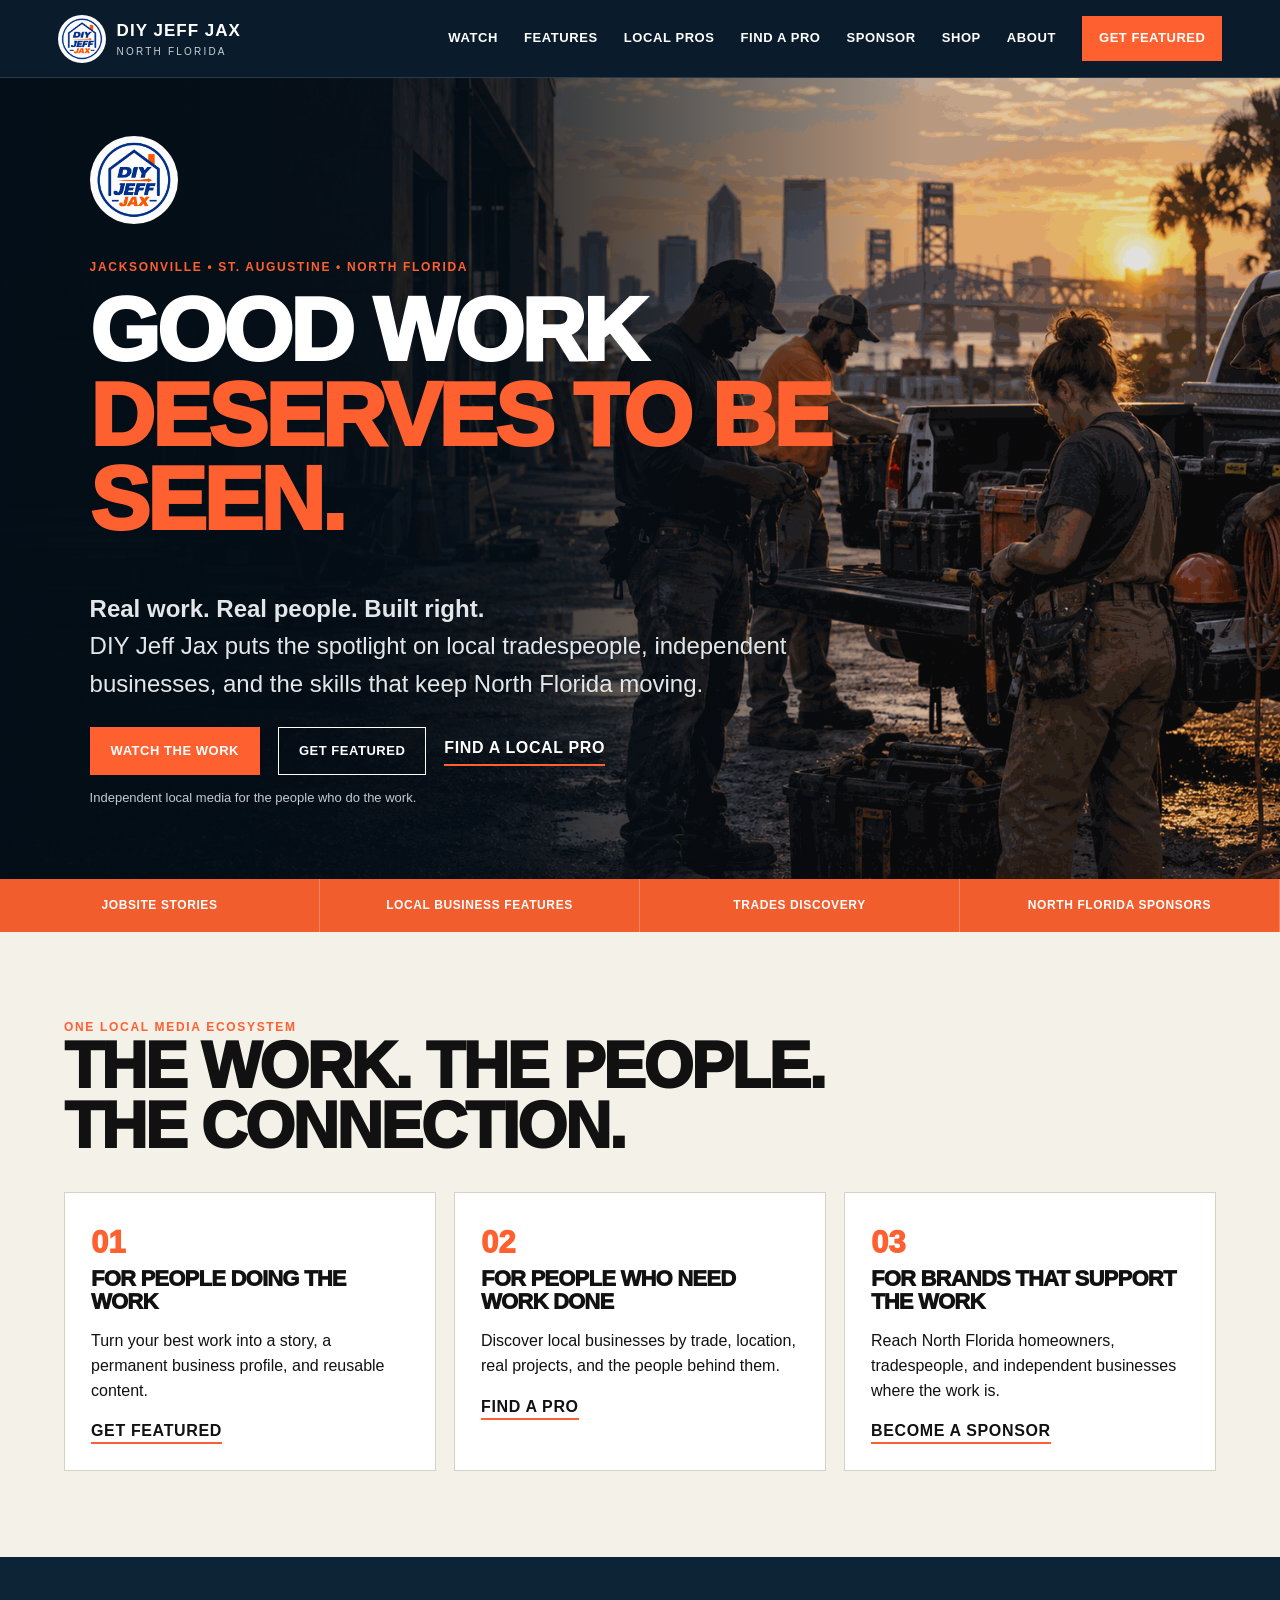
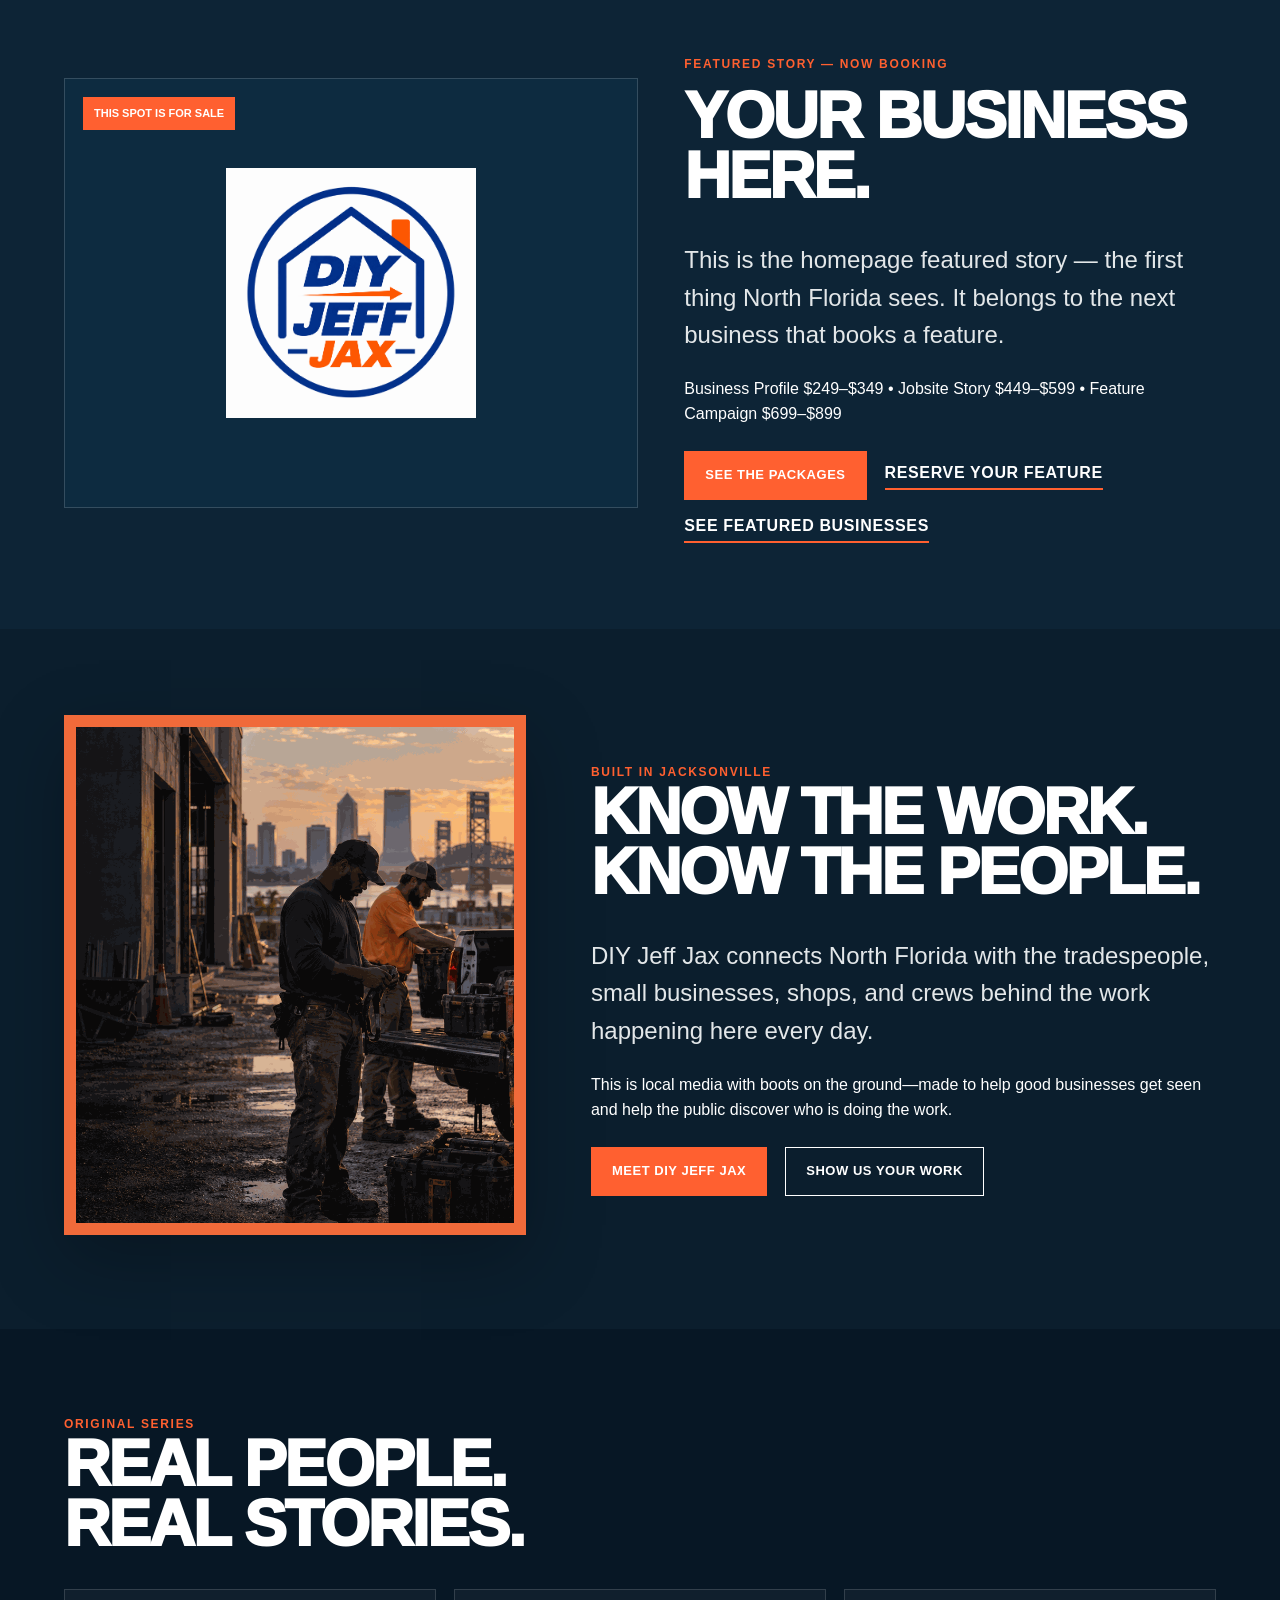
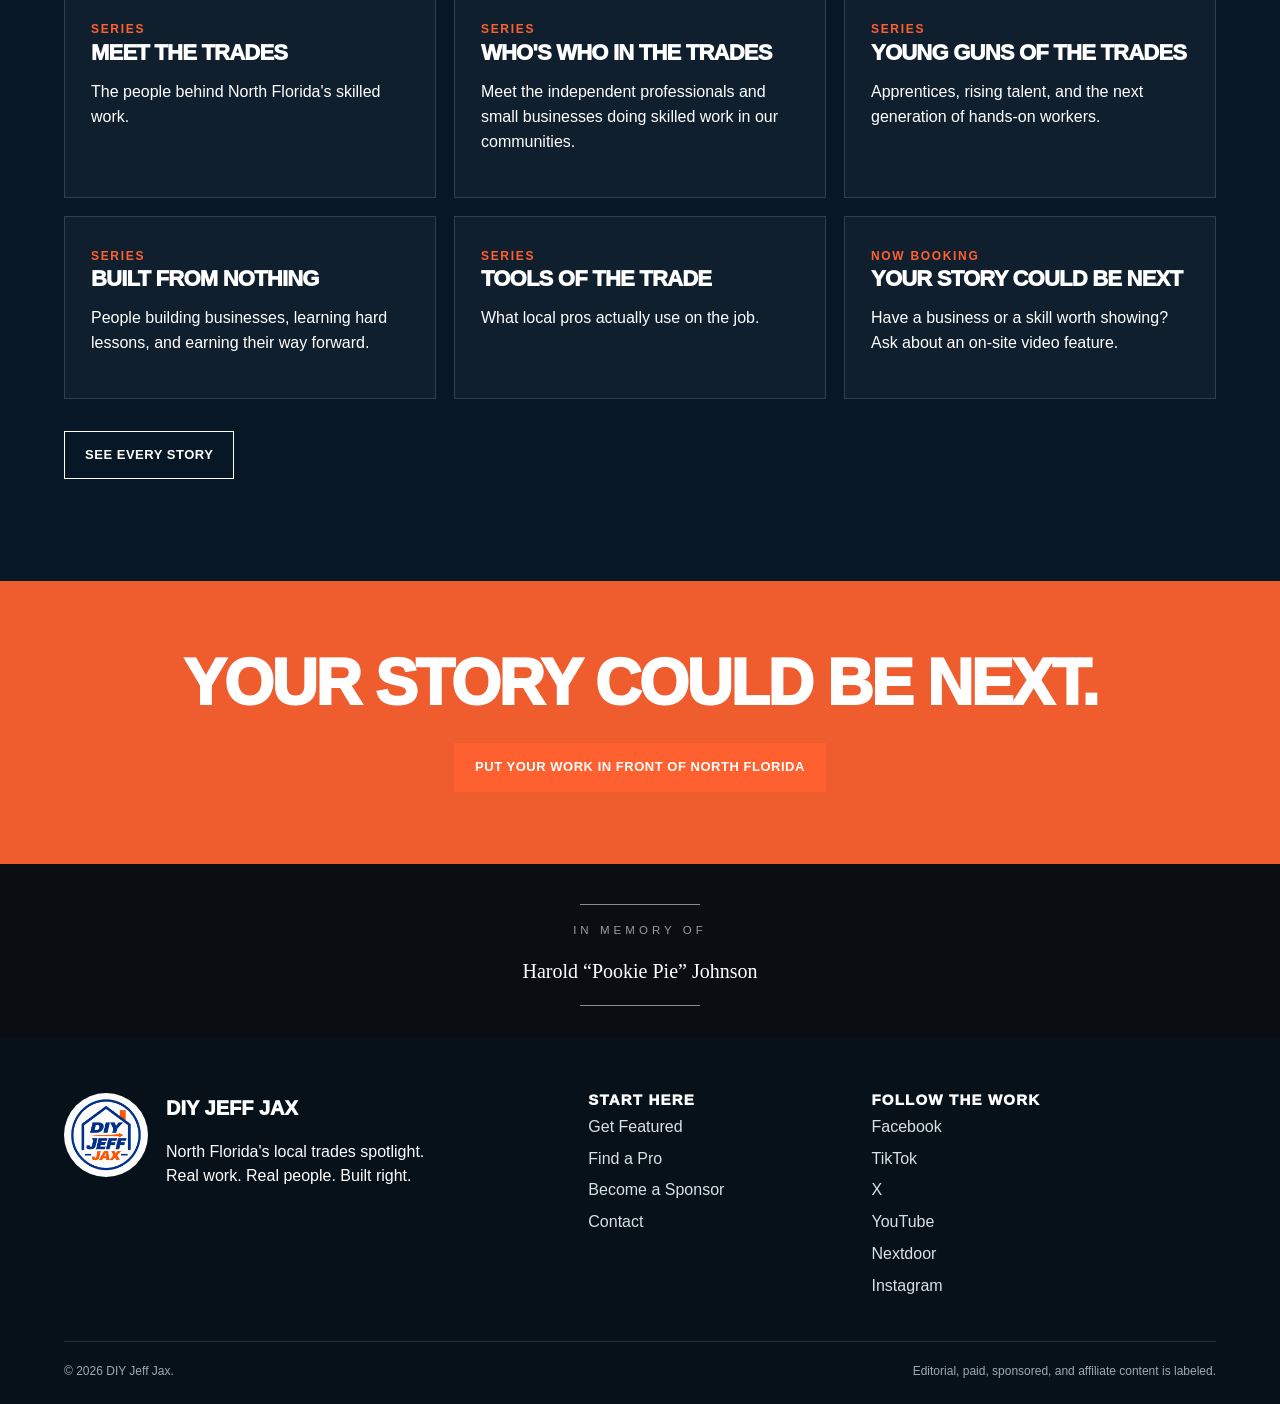
<file: index.html>
<!doctype html>
<html lang="en"><head>
<meta charset="utf-8"><meta name="viewport" content="width=device-width,initial-scale=1">
<meta name="theme-color" content="#0b0d0f"><meta name="description" content="DIY Jeff Jax spotlights the people building, repairing, cleaning, and keeping North Florida moving.">
<title>DIY Jeff Jax | North Florida&#x27;s Local Trades Spotlight</title><link rel="stylesheet" href="/styles.css">
</head><body>
<a class="skip" href="#main">Skip to content</a>
<header class="site-header">
  <a class="brand" href="/" aria-label="DIY Jeff Jax home">
    <img src="/assets/diy-jeff-jax-logo.png" alt="" width="48" height="48">
    <span><strong>DIY JEFF JAX</strong><small>NORTH FLORIDA</small></span>
  </a>
  <button class="menu-toggle" aria-expanded="false" aria-controls="site-nav">MENU</button>
  <nav id="site-nav">
    <a href="/watch/">Watch</a><a href="/features/">Features</a><a href="/local-pros/">Local Pros</a><a href="/find-a-pro/">Find a Pro</a>
    <a href="/sponsor/">Sponsor</a><a href="/shop/">Shop</a><a href="/about/">About</a>
    <a class="button small" href="/get-featured/">Get Featured</a>
  </nav>
</header>
<main id="main">
<section class="hero">
  <div class="hero-shade"></div>
  <div class="hero-inner">
    <img class="hero-logo" src="/assets/diy-jeff-jax-logo.png" alt="DIY Jeff Jax">
    <p class="eyebrow">Jacksonville • St. Augustine • North Florida</p>
    <h1>GOOD WORK<br><span>DESERVES TO BE SEEN.</span></h1>
    <p class="lead"><strong>Real work. Real people. Built right.</strong><br>
    DIY Jeff Jax puts the spotlight on local tradespeople, independent businesses, and the skills that keep North Florida moving.</p>
    <div class="cta-row"><a class="button" href="/watch/">Watch the Work</a><a class="button outline" href="/get-featured/">Get Featured</a><a class="text-link" href="/find-a-pro/">Find a Local Pro</a></div>
    <p class="hero-note">Independent local media for the people who do the work.</p>
  </div>
</section>
<div class="proof-bar"><div>Jobsite Stories</div><div>Local Business Features</div><div>Trades Discovery</div><div>North Florida Sponsors</div></div>

<section class="section light"><div class="section-inner">
  <div class="section-kicker">One local media ecosystem</div><h2>THE WORK. THE PEOPLE.<br>THE CONNECTION.</h2>
  <div class="audience-grid">
    <article class="card"><span class="num">01</span><h3>For people doing the work</h3><p>Turn your best work into a story, a permanent business profile, and reusable content.</p><a class="text-link" href="/get-featured/">Get Featured</a></article>
    <article class="card"><span class="num">02</span><h3>For people who need work done</h3><p>Discover local businesses by trade, location, real projects, and the people behind them.</p><a class="text-link" href="/find-a-pro/">Find a Pro</a></article>
    <article class="card"><span class="num">03</span><h3>For brands that support the work</h3><p>Reach North Florida homeowners, tradespeople, and independent businesses where the work is.</p><a class="text-link" href="/sponsor/">Become a Sponsor</a></article>
  </div>
</div></section>

<section class="section"><div class="section-inner feature-split">
  <div class="feature-visual logo-visual"><span class="feature-tag">This spot is for sale</span></div>
  <div><p class="eyebrow">Featured story — now booking</p><h2>YOUR BUSINESS HERE.</h2>
  <p class="lede">This is the homepage featured story — the first thing North Florida sees. It belongs to the next business that books a feature.</p>
  <p>Business Profile $249–$349 • Jobsite Story $449–$599 • Feature Campaign $699–$899</p>
  <div class="cta-row"><a class="button" href="/get-featured/#packages">See the Packages</a><a class="text-link" href="/get-featured/#apply">Reserve Your Feature</a><a class="text-link" href="/features/">See Featured Businesses</a></div></div>
</div></section>

<section class="section local-banner-section"><div class="section-inner local-banner">
  <div class="local-banner-art">
    <img src="/assets/jacksonville-trades-hero.png" alt="North Florida trades crew at a Jacksonville jobsite">
  </div>
  <div><div class="section-kicker">Built in Jacksonville</div><h2>KNOW THE WORK.<br>KNOW THE PEOPLE.</h2>
  <p class="lede">DIY Jeff Jax connects North Florida with the tradespeople, small businesses, shops, and crews behind the work happening here every day.</p>
  <p>This is local media with boots on the ground—made to help good businesses get seen and help the public discover who is doing the work.</p>
  <div class="cta-row"><a class="button" href="/about/">Meet DIY Jeff Jax</a><a class="button outline" href="/get-featured/">Show Us Your Work</a></div></div>
</div></section>

<section class="section alt"><div class="section-inner"><div class="section-kicker">Original series</div><h2>REAL PEOPLE.<br>REAL STORIES.</h2>
<div class="story-grid">
<article class="story"><span class="meta">Series</span><h3>Meet the Trades</h3><p>The people behind North Florida's skilled work.</p></article>
<article class="story"><span class="meta">Series</span><h3>Who's Who in the Trades</h3><p>Meet the independent professionals and small businesses doing skilled work in our communities.</p></article>
<article class="story"><span class="meta">Series</span><h3>Young Guns of the Trades</h3><p>Apprentices, rising talent, and the next generation of hands-on workers.</p></article>
<article class="story"><span class="meta">Series</span><h3>Built From Nothing</h3><p>People building businesses, learning hard lessons, and earning their way forward.</p></article>
<article class="story"><span class="meta">Series</span><h3>Tools of the Trade</h3><p>What local pros actually use on the job.</p></article>
<a class="story" href="/get-featured/"><span class="meta">Now booking</span><h3>Your Story Could Be Next</h3><p>Have a business or a skill worth showing? Ask about an on-site video feature.</p></a>
</div><p class="topgap"><a class="button ghost" href="/watch/">See Every Story</a></p></div></section>

<section class="callout"><h2>YOUR STORY COULD BE NEXT.</h2><a class="button" href="/get-featured/">Put Your Work in Front of North Florida</a></section>

<section aria-label="In memory of" style="padding:2.5rem 1.5rem 2rem;text-align:center;">
  <div style="width:120px;height:1px;background:#8a8a8a;margin:0 auto 1.1rem;"></div>
  <div style="letter-spacing:.35em;font-size:.72rem;color:#9a9a9a;text-transform:uppercase;">In Memory Of</div>
  <div style="font-family:Georgia,'Times New Roman',serif;font-size:1.25rem;margin-top:1rem;">Harold &ldquo;Pookie Pie&rdquo; Johnson</div>
  <div style="width:120px;height:1px;background:#8a8a8a;margin:1.1rem auto 0;"></div>
</section>
</main>
<footer>
  <div class="footer-grid">
    <div class="footer-identity">
      <img src="/assets/diy-jeff-jax-logo.png" alt="DIY Jeff Jax">
      <div><div class="footer-brand">DIY JEFF JAX</div><p>North Florida's local trades spotlight.<br>Real work. Real people. Built right.</p></div>
    </div>
    <div><h2>Start here</h2><a href="/get-featured/">Get Featured</a><a href="/find-a-pro/">Find a Pro</a><a href="/sponsor/">Become a Sponsor</a><a href="/contact/">Contact</a></div>
    <div><h2>Follow the work</h2><a href="https://www.facebook.com/share/1F1EmohJTk/?mibextid=wwXIfr" target="_blank" rel="noopener noreferrer">Facebook</a><a href="https://www.tiktok.com/@diy.jeff.jax" target="_blank" rel="noopener noreferrer">TikTok</a><a href="https://x.com/diyguyme?s=11" target="_blank" rel="noopener noreferrer">X</a><a href="https://youtube.com/@diyjeffjax?si=GXrQBXOn9VjCTpY4" target="_blank" rel="noopener noreferrer">YouTube</a><a href="https://nextdoor.com/page/fix-it-fast-jax?share_platform=10&utm_campaign=1789392047449&share_action_id=04ec0090-574e-4e97-94b7-147c966978a9" target="_blank" rel="noopener noreferrer">Nextdoor</a><a href="https://www.instagram.com/diyjeff33?stkn=MWFxamdqN3NpZjRqbQ%3D%3D&utm_source=qr" target="_blank" rel="noopener noreferrer">Instagram</a></div>
  </div>
  <div class="fineprint"><span>© <span id="year"></span> DIY Jeff Jax.</span><span>Editorial, paid, sponsored, and affiliate content is labeled.</span></div>
</footer>
<script src="/app.js"></script></body></html>
</file>
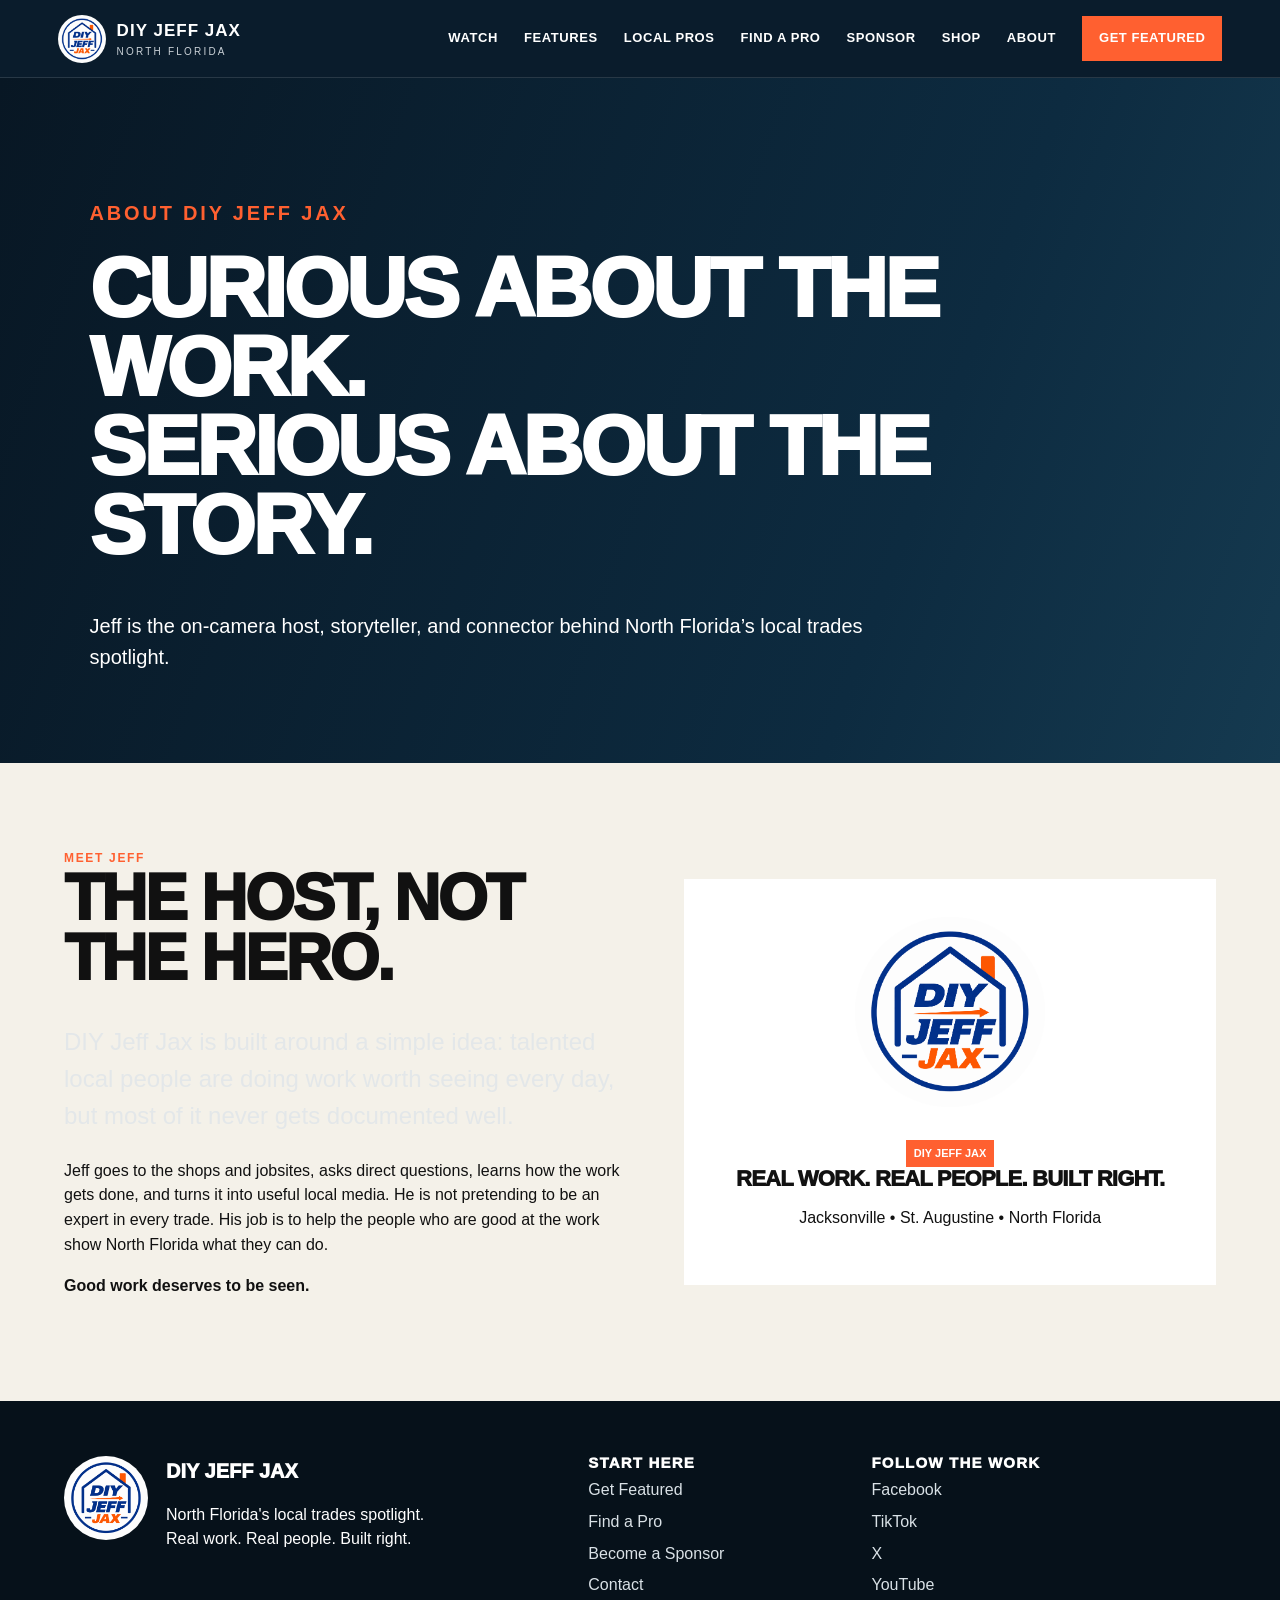
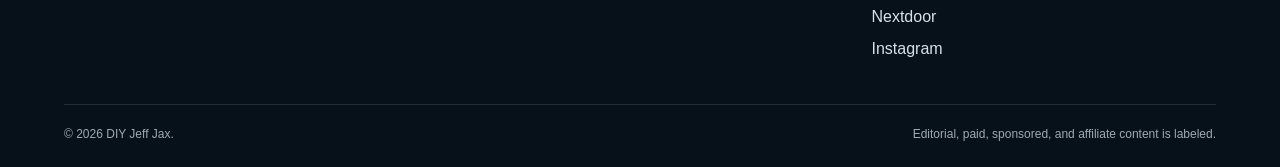
<file: about/index.html>
<!doctype html>
<html lang="en"><head>
<meta charset="utf-8"><meta name="viewport" content="width=device-width,initial-scale=1">
<meta name="theme-color" content="#0b0d0f"><meta name="description" content="DIY Jeff Jax spotlights the people building, repairing, cleaning, and keeping North Florida moving.">
<title>About Jeff | DIY Jeff Jax</title><link rel="stylesheet" href="/styles.css">
</head><body>
<a class="skip" href="#main">Skip to content</a>
<header class="site-header">
  <a class="brand" href="/" aria-label="DIY Jeff Jax home">
    <img src="/assets/diy-jeff-jax-logo.png" alt="" width="48" height="48">
    <span><strong>DIY JEFF JAX</strong><small>NORTH FLORIDA</small></span>
  </a>
  <button class="menu-toggle" aria-expanded="false" aria-controls="site-nav">MENU</button>
  <nav id="site-nav">
    <a href="/watch/">Watch</a><a href="/features/">Features</a><a href="/local-pros/">Local Pros</a><a href="/find-a-pro/">Find a Pro</a>
    <a href="/sponsor/">Sponsor</a><a href="/shop/">Shop</a><a href="/about/">About</a>
    <a class="button small" href="/get-featured/">Get Featured</a>
  </nav>
</header>
<main id="main">
<section class="page-hero"><div><p class="eyebrow">About DIY Jeff Jax</p><h1>CURIOUS ABOUT THE WORK.<br>SERIOUS ABOUT THE STORY.</h1><p>Jeff is the on-camera host, storyteller, and connector behind North Florida’s local trades spotlight.</p></div></section>
<section class="section light"><div class="section-inner feature-split"><div><div class="section-kicker">Meet Jeff</div><h2>THE HOST, NOT THE HERO.</h2><p class="lede">DIY Jeff Jax is built around a simple idea: talented local people are doing work worth seeing every day, but most of it never gets documented well.</p><p>Jeff goes to the shops and jobsites, asks direct questions, learns how the work gets done, and turns it into useful local media. He is not pretending to be an expert in every trade. His job is to help the people who are good at the work show North Florida what they can do.</p><p><strong>Good work deserves to be seen.</strong></p></div>
<div class="vertical-card brand-card"><img class="card-logo" src="/assets/diy-jeff-jax-logo.png" alt="DIY Jeff Jax"><div class="story-label"><span class="pill">DIY Jeff Jax</span><h3>Real work. Real people. Built right.</h3><p>Jacksonville • St. Augustine • North Florida</p></div></div>
</div></section></main>
<footer>
  <div class="footer-grid">
    <div class="footer-identity">
      <img src="/assets/diy-jeff-jax-logo.png" alt="DIY Jeff Jax">
      <div><div class="footer-brand">DIY JEFF JAX</div><p>North Florida's local trades spotlight.<br>Real work. Real people. Built right.</p></div>
    </div>
    <div><h2>Start here</h2><a href="/get-featured/">Get Featured</a><a href="/find-a-pro/">Find a Pro</a><a href="/sponsor/">Become a Sponsor</a><a href="/contact/">Contact</a></div>
    <div><h2>Follow the work</h2><a href="https://www.facebook.com/share/1F1EmohJTk/?mibextid=wwXIfr" target="_blank" rel="noopener noreferrer">Facebook</a><a href="https://www.tiktok.com/@diy.jeff.jax" target="_blank" rel="noopener noreferrer">TikTok</a><a href="https://x.com/diyguyme?s=11" target="_blank" rel="noopener noreferrer">X</a><a href="https://youtube.com/@diyjeffjax?si=GXrQBXOn9VjCTpY4" target="_blank" rel="noopener noreferrer">YouTube</a><a href="https://nextdoor.com/page/fix-it-fast-jax?share_platform=10&utm_campaign=1789392047449&share_action_id=04ec0090-574e-4e97-94b7-147c966978a9" target="_blank" rel="noopener noreferrer">Nextdoor</a><a href="https://www.instagram.com/diyjeff33?stkn=MWFxamdqN3NpZjRqbQ%3D%3D&utm_source=qr" target="_blank" rel="noopener noreferrer">Instagram</a></div>
  </div>
  <div class="fineprint"><span>© <span id="year"></span> DIY Jeff Jax.</span><span>Editorial, paid, sponsored, and affiliate content is labeled.</span></div>
</footer>
<script src="/app.js"></script></body></html>
</file>
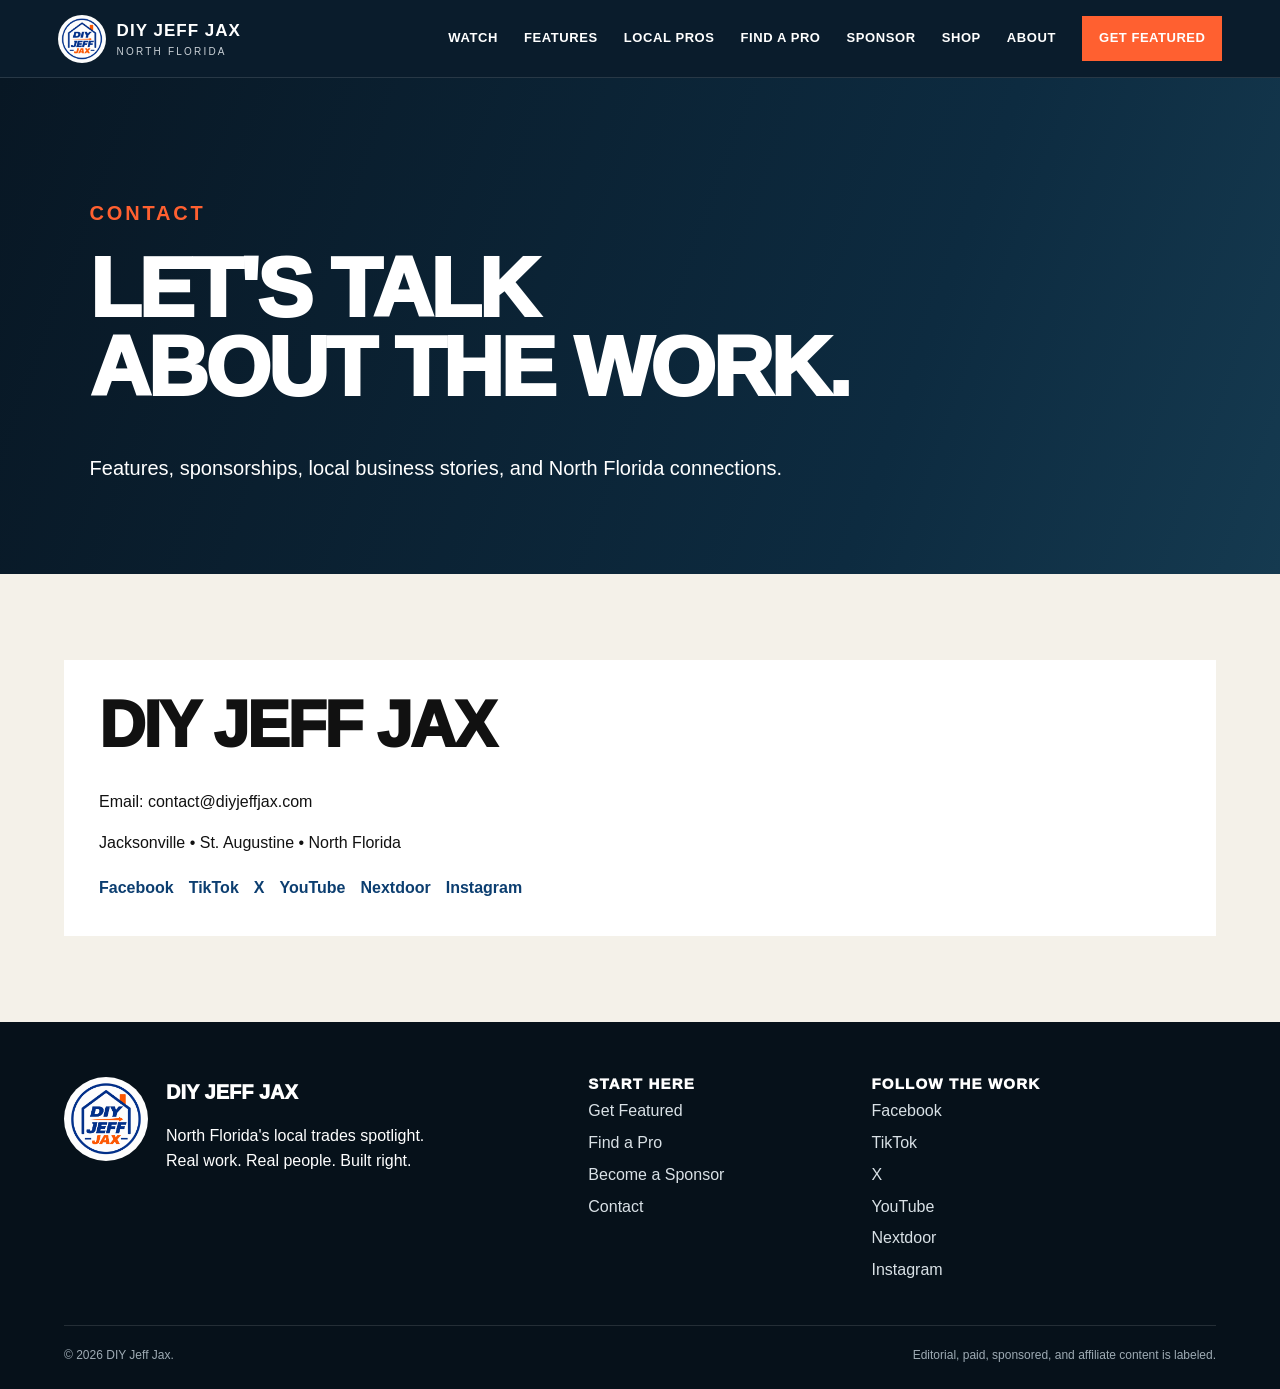
<file: contact/index.html>
<!doctype html>
<html lang="en"><head>
<meta charset="utf-8"><meta name="viewport" content="width=device-width,initial-scale=1">
<meta name="theme-color" content="#0b0d0f"><meta name="description" content="DIY Jeff Jax spotlights the people building, repairing, cleaning, and keeping North Florida moving.">
<title>Contact | DIY Jeff Jax</title><link rel="stylesheet" href="/styles.css">
</head><body>
<a class="skip" href="#main">Skip to content</a>
<header class="site-header">
  <a class="brand" href="/" aria-label="DIY Jeff Jax home">
    <img src="/assets/diy-jeff-jax-logo.png" alt="" width="48" height="48">
    <span><strong>DIY JEFF JAX</strong><small>NORTH FLORIDA</small></span>
  </a>
  <button class="menu-toggle" aria-expanded="false" aria-controls="site-nav">MENU</button>
  <nav id="site-nav">
    <a href="/watch/">Watch</a><a href="/features/">Features</a><a href="/local-pros/">Local Pros</a><a href="/find-a-pro/">Find a Pro</a>
    <a href="/sponsor/">Sponsor</a><a href="/shop/">Shop</a><a href="/about/">About</a>
    <a class="button small" href="/get-featured/">Get Featured</a>
  </nav>
</header>
<main id="main">
<section class="page-hero"><div><p class="eyebrow">Contact</p><h1>LET'S TALK<br>ABOUT THE WORK.</h1><p>Features, sponsorships, local business stories, and North Florida connections.</p></div></section>
<section class="section light"><div class="section-inner"><div class="contact-card"><h2>DIY JEFF JAX</h2><p>Email: <a href="mailto:contact@diyjeffjax.com">contact@diyjeffjax.com</a></p><p>Jacksonville • St. Augustine • North Florida</p><div class="social-row"><a href="https://www.facebook.com/share/1F1EmohJTk/?mibextid=wwXIfr" target="_blank" rel="noopener noreferrer">Facebook</a><a href="https://www.tiktok.com/@diy.jeff.jax" target="_blank" rel="noopener noreferrer">TikTok</a><a href="https://x.com/diyguyme?s=11" target="_blank" rel="noopener noreferrer">X</a><a href="https://youtube.com/@diyjeffjax?si=GXrQBXOn9VjCTpY4" target="_blank" rel="noopener noreferrer">YouTube</a><a href="https://nextdoor.com/page/fix-it-fast-jax?share_platform=10&utm_campaign=1789392047449&share_action_id=04ec0090-574e-4e97-94b7-147c966978a9" target="_blank" rel="noopener noreferrer">Nextdoor</a><a href="https://www.instagram.com/diyjeff33?stkn=MWFxamdqN3NpZjRqbQ%3D%3D&utm_source=qr" target="_blank" rel="noopener noreferrer">Instagram</a></div></div></div></section></main>
<footer>
  <div class="footer-grid">
    <div class="footer-identity">
      <img src="/assets/diy-jeff-jax-logo.png" alt="DIY Jeff Jax">
      <div><div class="footer-brand">DIY JEFF JAX</div><p>North Florida's local trades spotlight.<br>Real work. Real people. Built right.</p></div>
    </div>
    <div><h2>Start here</h2><a href="/get-featured/">Get Featured</a><a href="/find-a-pro/">Find a Pro</a><a href="/sponsor/">Become a Sponsor</a><a href="/contact/">Contact</a></div>
    <div><h2>Follow the work</h2><a href="https://www.facebook.com/share/1F1EmohJTk/?mibextid=wwXIfr" target="_blank" rel="noopener noreferrer">Facebook</a><a href="https://www.tiktok.com/@diy.jeff.jax" target="_blank" rel="noopener noreferrer">TikTok</a><a href="https://x.com/diyguyme?s=11" target="_blank" rel="noopener noreferrer">X</a><a href="https://youtube.com/@diyjeffjax?si=GXrQBXOn9VjCTpY4" target="_blank" rel="noopener noreferrer">YouTube</a><a href="https://nextdoor.com/page/fix-it-fast-jax?share_platform=10&utm_campaign=1789392047449&share_action_id=04ec0090-574e-4e97-94b7-147c966978a9" target="_blank" rel="noopener noreferrer">Nextdoor</a><a href="https://www.instagram.com/diyjeff33?stkn=MWFxamdqN3NpZjRqbQ%3D%3D&utm_source=qr" target="_blank" rel="noopener noreferrer">Instagram</a></div>
  </div>
  <div class="fineprint"><span>© <span id="year"></span> DIY Jeff Jax.</span><span>Editorial, paid, sponsored, and affiliate content is labeled.</span></div>
</footer>
<script src="/app.js"></script></body></html>
</file>
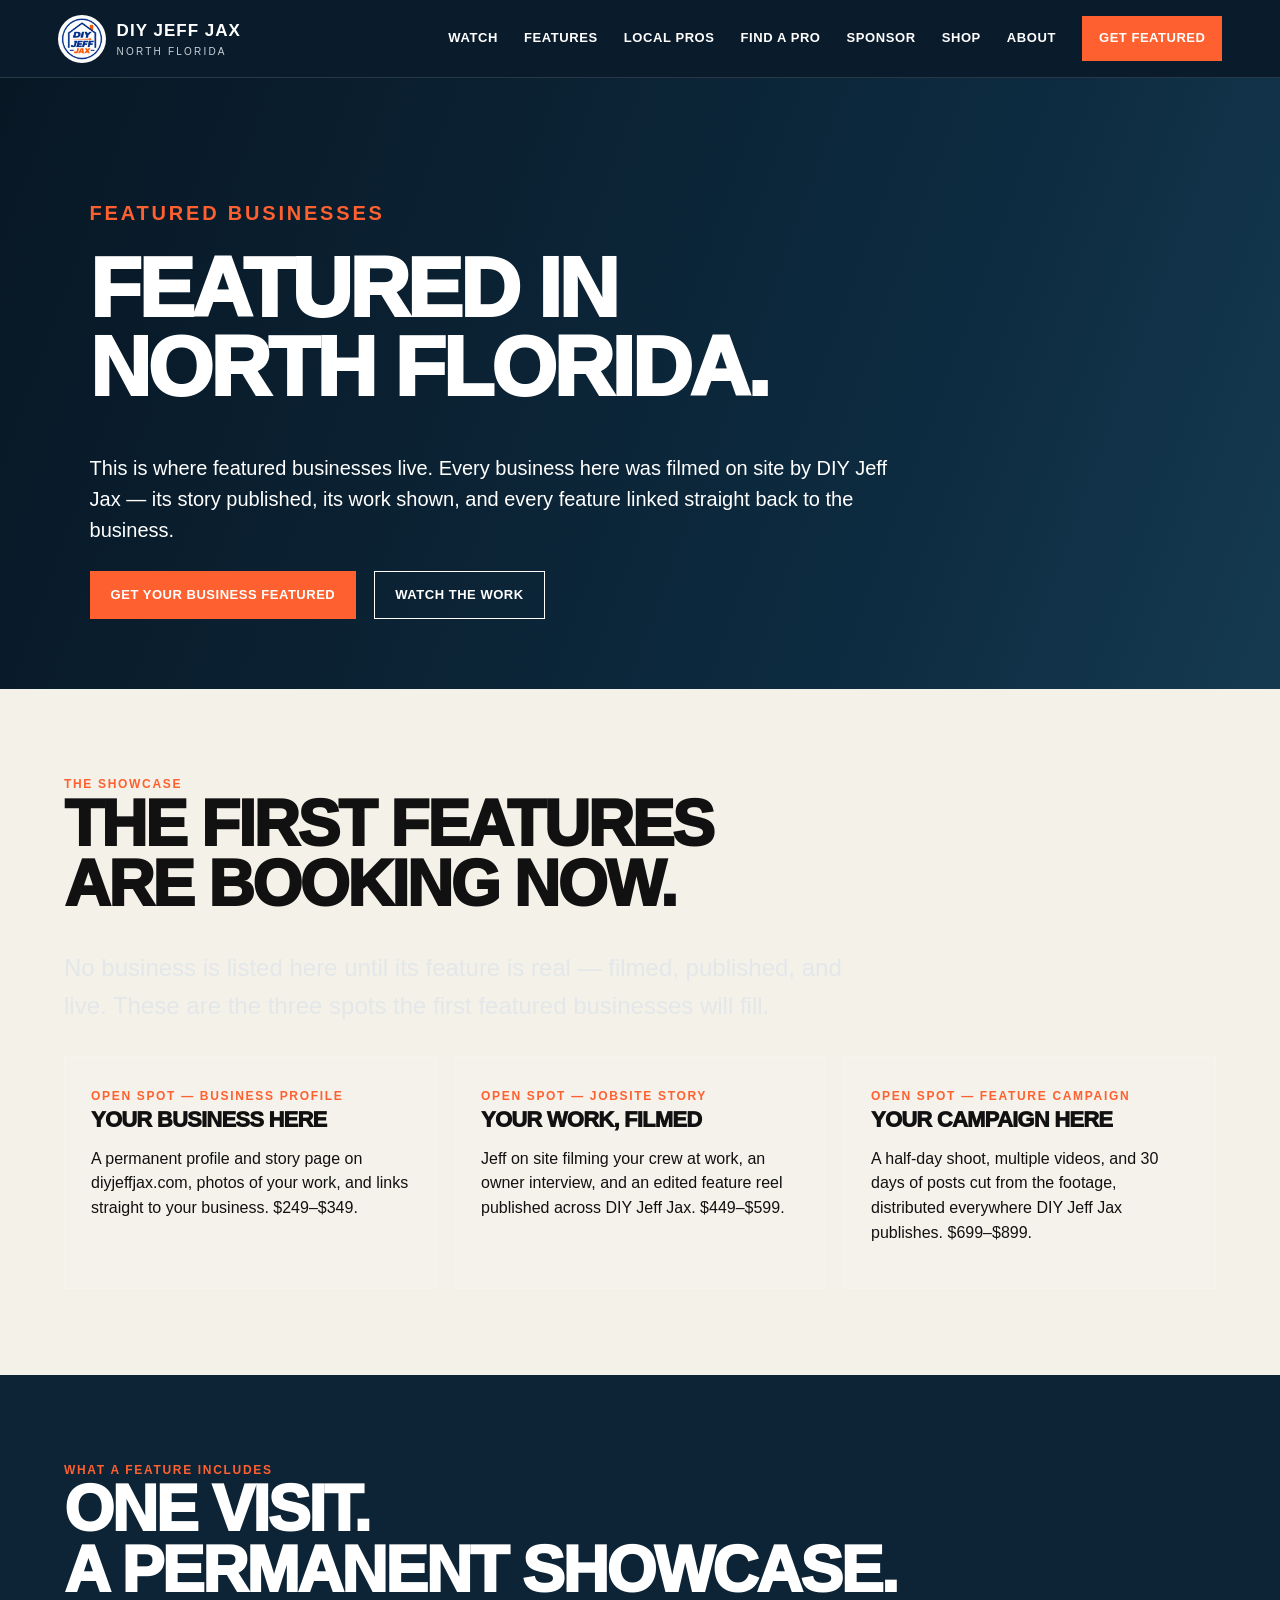
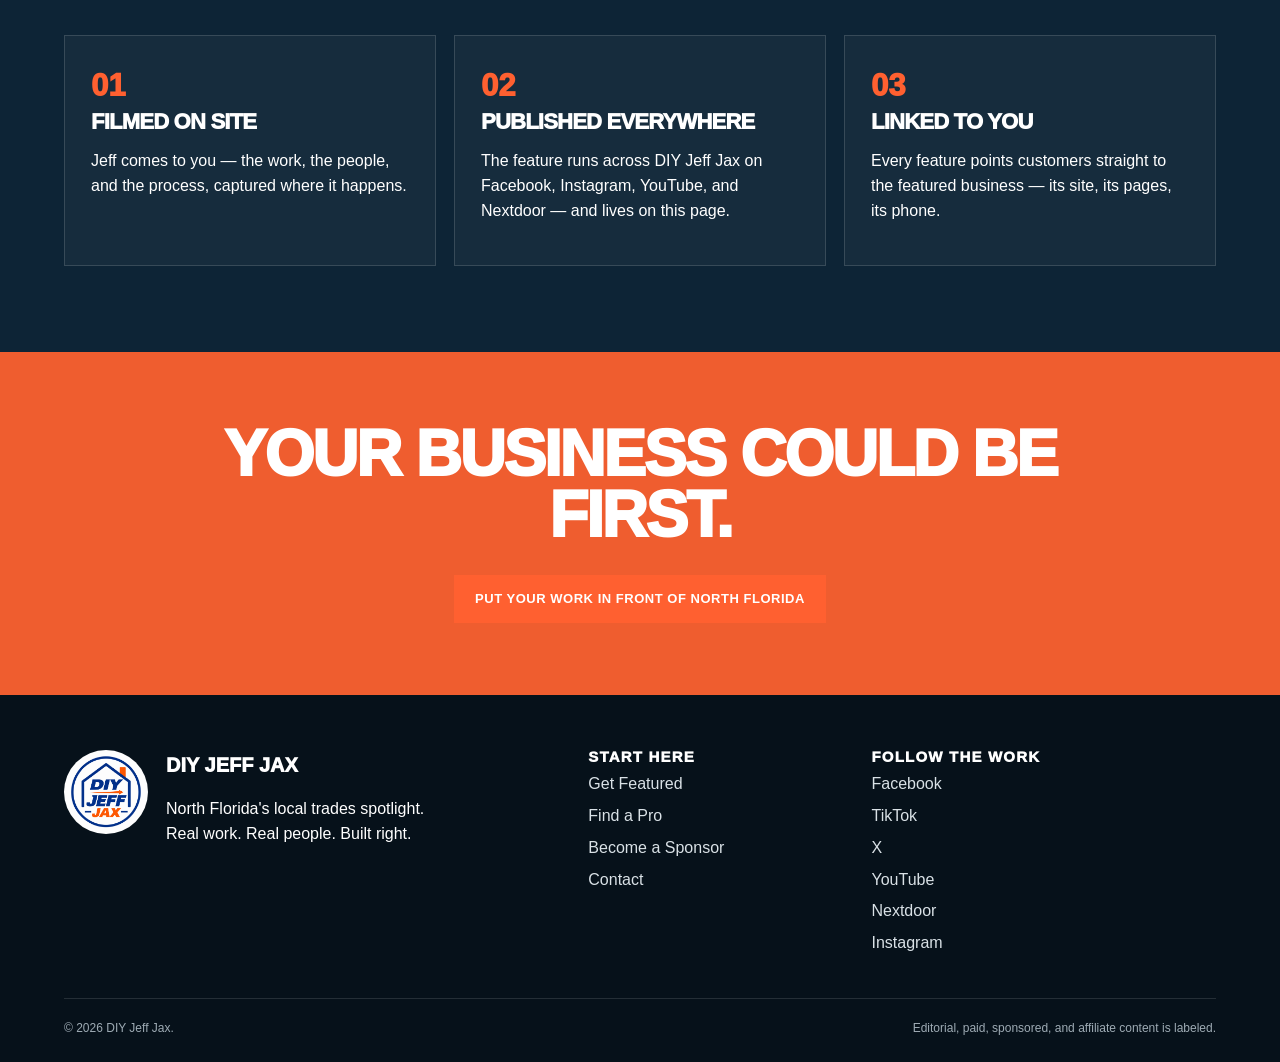
<file: features/index.html>
<!doctype html>
<html lang="en"><head>
<meta charset="utf-8"><meta name="viewport" content="width=device-width,initial-scale=1">
<meta name="theme-color" content="#0b0d0f"><meta name="description" content="The businesses DIY Jeff Jax has featured across North Florida — filmed on site, story published, linked straight to them.">
<title>Featured Businesses | DIY Jeff Jax</title><link rel="stylesheet" href="/styles.css">
</head><body>
<a class="skip" href="#main">Skip to content</a>
<header class="site-header">
  <a class="brand" href="/" aria-label="DIY Jeff Jax home">
    <img src="/assets/diy-jeff-jax-logo.png" alt="" width="48" height="48">
    <span><strong>DIY JEFF JAX</strong><small>NORTH FLORIDA</small></span>
  </a>
  <button class="menu-toggle" aria-expanded="false" aria-controls="site-nav">MENU</button>
  <nav id="site-nav">
    <a href="/watch/">Watch</a><a href="/features/">Features</a><a href="/local-pros/">Local Pros</a><a href="/find-a-pro/">Find a Pro</a>
    <a href="/sponsor/">Sponsor</a><a href="/shop/">Shop</a><a href="/about/">About</a>
    <a class="button small" href="/get-featured/">Get Featured</a>
  </nav>
</header>
<main id="main">
<section class="page-hero"><div><p class="eyebrow">Featured businesses</p><h1>FEATURED IN<br>NORTH FLORIDA.</h1><p>This is where featured businesses live. Every business here was filmed on site by DIY Jeff Jax — its story published, its work shown, and every feature linked straight back to the business.</p><div class="cta-row"><a class="button" href="/get-featured/">Get Your Business Featured</a><a class="button outline" href="/watch/">Watch the Work</a></div></div></section>

<section class="section light"><div class="section-inner">
  <div class="section-kicker">The showcase</div><h2>THE FIRST FEATURES<br>ARE BOOKING NOW.</h2>
  <p class="lede">No business is listed here until its feature is real — filmed, published, and live. These are the three spots the first featured businesses will fill.</p>
  <div class="story-grid">
    <a class="story" href="/get-featured/#packages"><span class="meta">Open spot — Business Profile</span><h3>Your Business Here</h3><p>A permanent profile and story page on diyjeffjax.com, photos of your work, and links straight to your business. $249–$349.</p></a>
    <a class="story" href="/get-featured/#packages"><span class="meta">Open spot — Jobsite Story</span><h3>Your Work, Filmed</h3><p>Jeff on site filming your crew at work, an owner interview, and an edited feature reel published across DIY Jeff Jax. $449–$599.</p></a>
    <a class="story" href="/get-featured/#packages"><span class="meta">Open spot — Feature Campaign</span><h3>Your Campaign Here</h3><p>A half-day shoot, multiple videos, and 30 days of posts cut from the footage, distributed everywhere DIY Jeff Jax publishes. $699–$899.</p></a>
  </div>
</div></section>

<section class="section"><div class="section-inner">
  <div class="section-kicker">What a feature includes</div><h2>ONE VISIT.<br>A PERMANENT SHOWCASE.</h2>
  <div class="audience-grid">
    <article class="card"><span class="num">01</span><h3>Filmed on site</h3><p>Jeff comes to you — the work, the people, and the process, captured where it happens.</p></article>
    <article class="card"><span class="num">02</span><h3>Published everywhere</h3><p>The feature runs across DIY Jeff Jax on Facebook, Instagram, YouTube, and Nextdoor — and lives on this page.</p></article>
    <article class="card"><span class="num">03</span><h3>Linked to you</h3><p>Every feature points customers straight to the featured business — its site, its pages, its phone.</p></article>
  </div>
</div></section>

<section class="callout"><h2>YOUR BUSINESS COULD BE FIRST.</h2><a class="button" href="/get-featured/">Put Your Work in Front of North Florida</a></section>
</main>
<footer>
  <div class="footer-grid">
    <div class="footer-identity">
      <img src="/assets/diy-jeff-jax-logo.png" alt="DIY Jeff Jax">
      <div><div class="footer-brand">DIY JEFF JAX</div><p>North Florida's local trades spotlight.<br>Real work. Real people. Built right.</p></div>
    </div>
    <div><h2>Start here</h2><a href="/get-featured/">Get Featured</a><a href="/find-a-pro/">Find a Pro</a><a href="/sponsor/">Become a Sponsor</a><a href="/contact/">Contact</a></div>
    <div><h2>Follow the work</h2><a href="https://www.facebook.com/share/1F1EmohJTk/?mibextid=wwXIfr" target="_blank" rel="noopener noreferrer">Facebook</a><a href="https://www.tiktok.com/@diy.jeff.jax" target="_blank" rel="noopener noreferrer">TikTok</a><a href="https://x.com/diyguyme?s=11" target="_blank" rel="noopener noreferrer">X</a><a href="https://youtube.com/@diyjeffjax?si=GXrQBXOn9VjCTpY4" target="_blank" rel="noopener noreferrer">YouTube</a><a href="https://nextdoor.com/page/fix-it-fast-jax?share_platform=10&utm_campaign=1789392047449&share_action_id=04ec0090-574e-4e97-94b7-147c966978a9" target="_blank" rel="noopener noreferrer">Nextdoor</a><a href="https://www.instagram.com/diyjeff33?stkn=MWFxamdqN3NpZjRqbQ%3D%3D&utm_source=qr" target="_blank" rel="noopener noreferrer">Instagram</a></div>
  </div>
  <div class="fineprint"><span>© <span id="year"></span> DIY Jeff Jax.</span><span>Editorial, paid, sponsored, and affiliate content is labeled.</span></div>
</footer>
<script src="/app.js"></script></body></html>
</file>
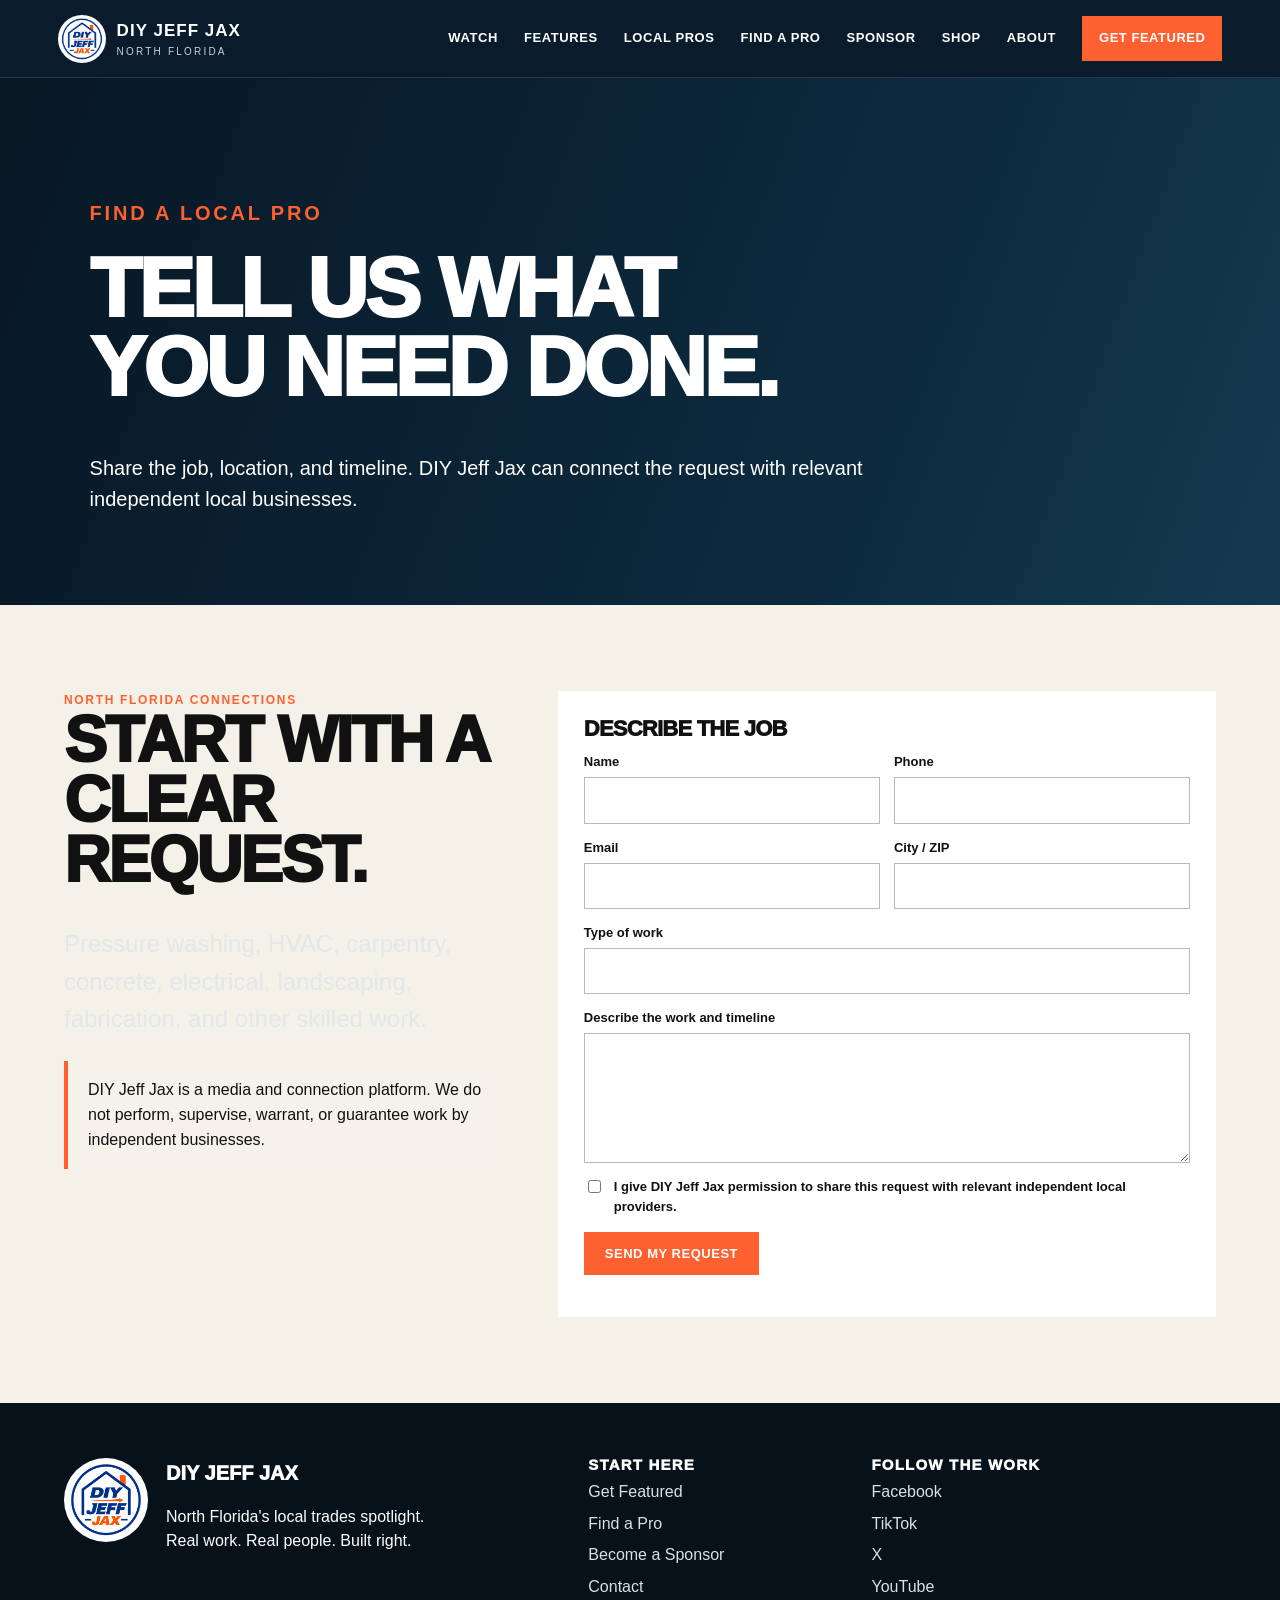
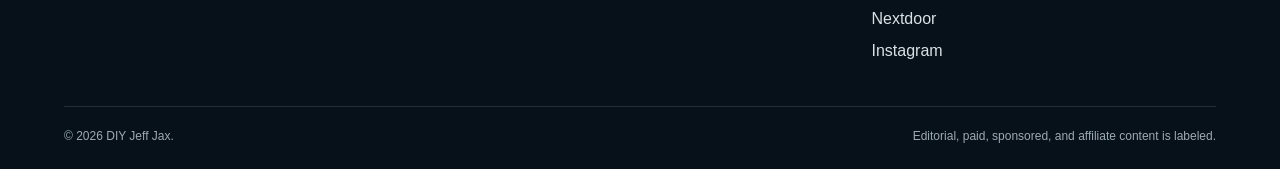
<file: find-a-pro/index.html>
<!doctype html>
<html lang="en"><head>
<meta charset="utf-8"><meta name="viewport" content="width=device-width,initial-scale=1">
<meta name="theme-color" content="#0b0d0f"><meta name="description" content="DIY Jeff Jax spotlights the people building, repairing, cleaning, and keeping North Florida moving.">
<title>Find a Local Pro | DIY Jeff Jax</title><link rel="stylesheet" href="/styles.css">
</head><body>
<a class="skip" href="#main">Skip to content</a>
<header class="site-header">
  <a class="brand" href="/" aria-label="DIY Jeff Jax home">
    <img src="/assets/diy-jeff-jax-logo.png" alt="" width="48" height="48">
    <span><strong>DIY JEFF JAX</strong><small>NORTH FLORIDA</small></span>
  </a>
  <button class="menu-toggle" aria-expanded="false" aria-controls="site-nav">MENU</button>
  <nav id="site-nav">
    <a href="/watch/">Watch</a><a href="/features/">Features</a><a href="/local-pros/">Local Pros</a><a href="/find-a-pro/">Find a Pro</a>
    <a href="/sponsor/">Sponsor</a><a href="/shop/">Shop</a><a href="/about/">About</a>
    <a class="button small" href="/get-featured/">Get Featured</a>
  </nav>
</header>
<main id="main">
<section class="page-hero"><div><p class="eyebrow">Find a Local Pro</p><h1>TELL US WHAT<br>YOU NEED DONE.</h1><p>Share the job, location, and timeline. DIY Jeff Jax can connect the request with relevant independent local businesses.</p></div></section>
<section class="section light"><div class="section-inner form-wrap"><div><div class="section-kicker">North Florida connections</div><h2>START WITH A CLEAR REQUEST.</h2><p class="lede">Pressure washing, HVAC, carpentry, concrete, electrical, landscaping, fabrication, and other skilled work.</p><div class="notice">DIY Jeff Jax is a media and connection platform. We do not perform, supervise, warrant, or guarantee work by independent businesses.</div></div>
<form class="lead-form form-panel" data-type="Find a Pro"><h3>Describe the job</h3><div class="fields"><div class="field"><label>Name<input name="name" required></label></div><div class="field"><label>Phone<input name="phone" type="tel" required></label></div><div class="field"><label>Email<input name="email" type="email" required></label></div><div class="field"><label>City / ZIP<input name="location" required></label></div><div class="field full"><label>Type of work<input name="business" required></label></div><div class="field full"><label>Describe the work and timeline<textarea name="message" required></textarea></label></div><label class="check field full"><input name="permission" type="checkbox" required><span>I give DIY Jeff Jax permission to share this request with relevant independent local providers.</span></label><div class="field full"><button class="button" type="submit">Send My Request</button><p class="form-status"></p></div></div></form>
</div></section></main>
<footer>
  <div class="footer-grid">
    <div class="footer-identity">
      <img src="/assets/diy-jeff-jax-logo.png" alt="DIY Jeff Jax">
      <div><div class="footer-brand">DIY JEFF JAX</div><p>North Florida's local trades spotlight.<br>Real work. Real people. Built right.</p></div>
    </div>
    <div><h2>Start here</h2><a href="/get-featured/">Get Featured</a><a href="/find-a-pro/">Find a Pro</a><a href="/sponsor/">Become a Sponsor</a><a href="/contact/">Contact</a></div>
    <div><h2>Follow the work</h2><a href="https://www.facebook.com/share/1F1EmohJTk/?mibextid=wwXIfr" target="_blank" rel="noopener noreferrer">Facebook</a><a href="https://www.tiktok.com/@diy.jeff.jax" target="_blank" rel="noopener noreferrer">TikTok</a><a href="https://x.com/diyguyme?s=11" target="_blank" rel="noopener noreferrer">X</a><a href="https://youtube.com/@diyjeffjax?si=GXrQBXOn9VjCTpY4" target="_blank" rel="noopener noreferrer">YouTube</a><a href="https://nextdoor.com/page/fix-it-fast-jax?share_platform=10&utm_campaign=1789392047449&share_action_id=04ec0090-574e-4e97-94b7-147c966978a9" target="_blank" rel="noopener noreferrer">Nextdoor</a><a href="https://www.instagram.com/diyjeff33?stkn=MWFxamdqN3NpZjRqbQ%3D%3D&utm_source=qr" target="_blank" rel="noopener noreferrer">Instagram</a></div>
  </div>
  <div class="fineprint"><span>© <span id="year"></span> DIY Jeff Jax.</span><span>Editorial, paid, sponsored, and affiliate content is labeled.</span></div>
</footer>
<script src="/app.js"></script></body></html>
</file>
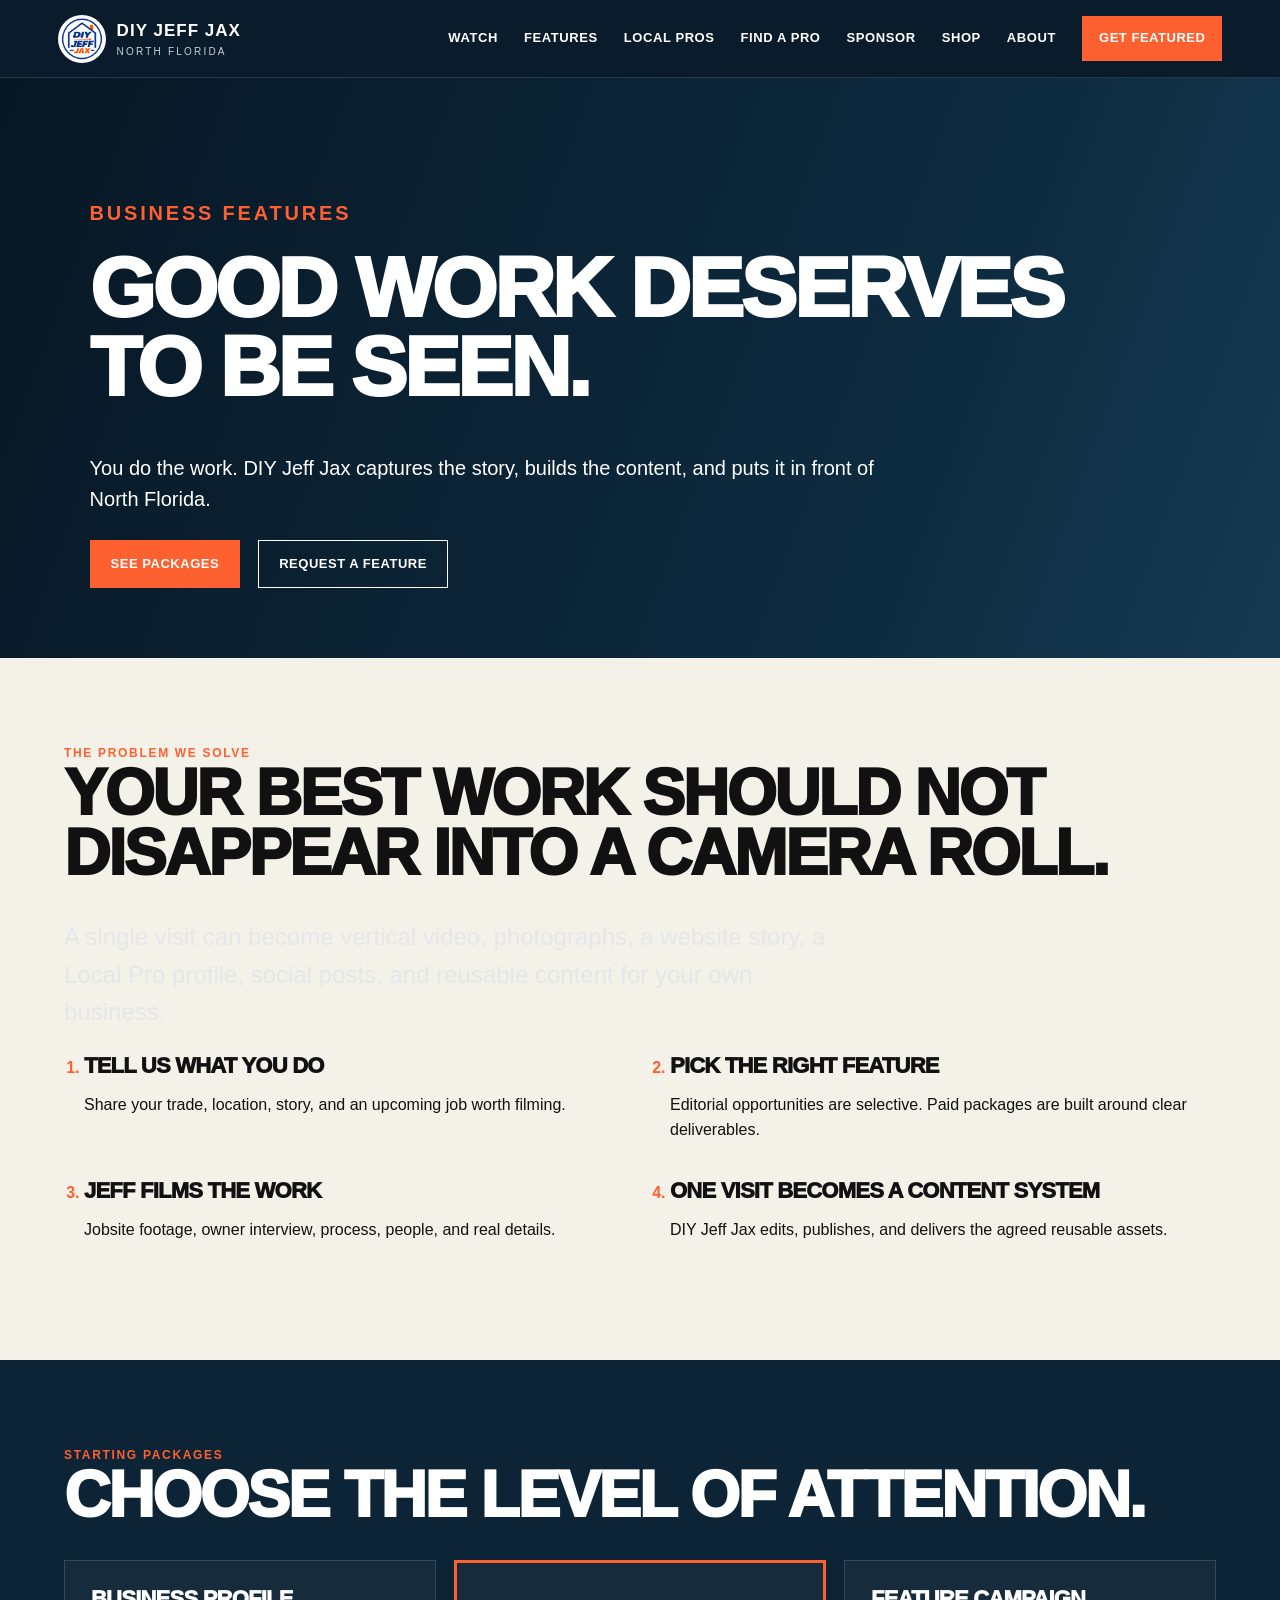
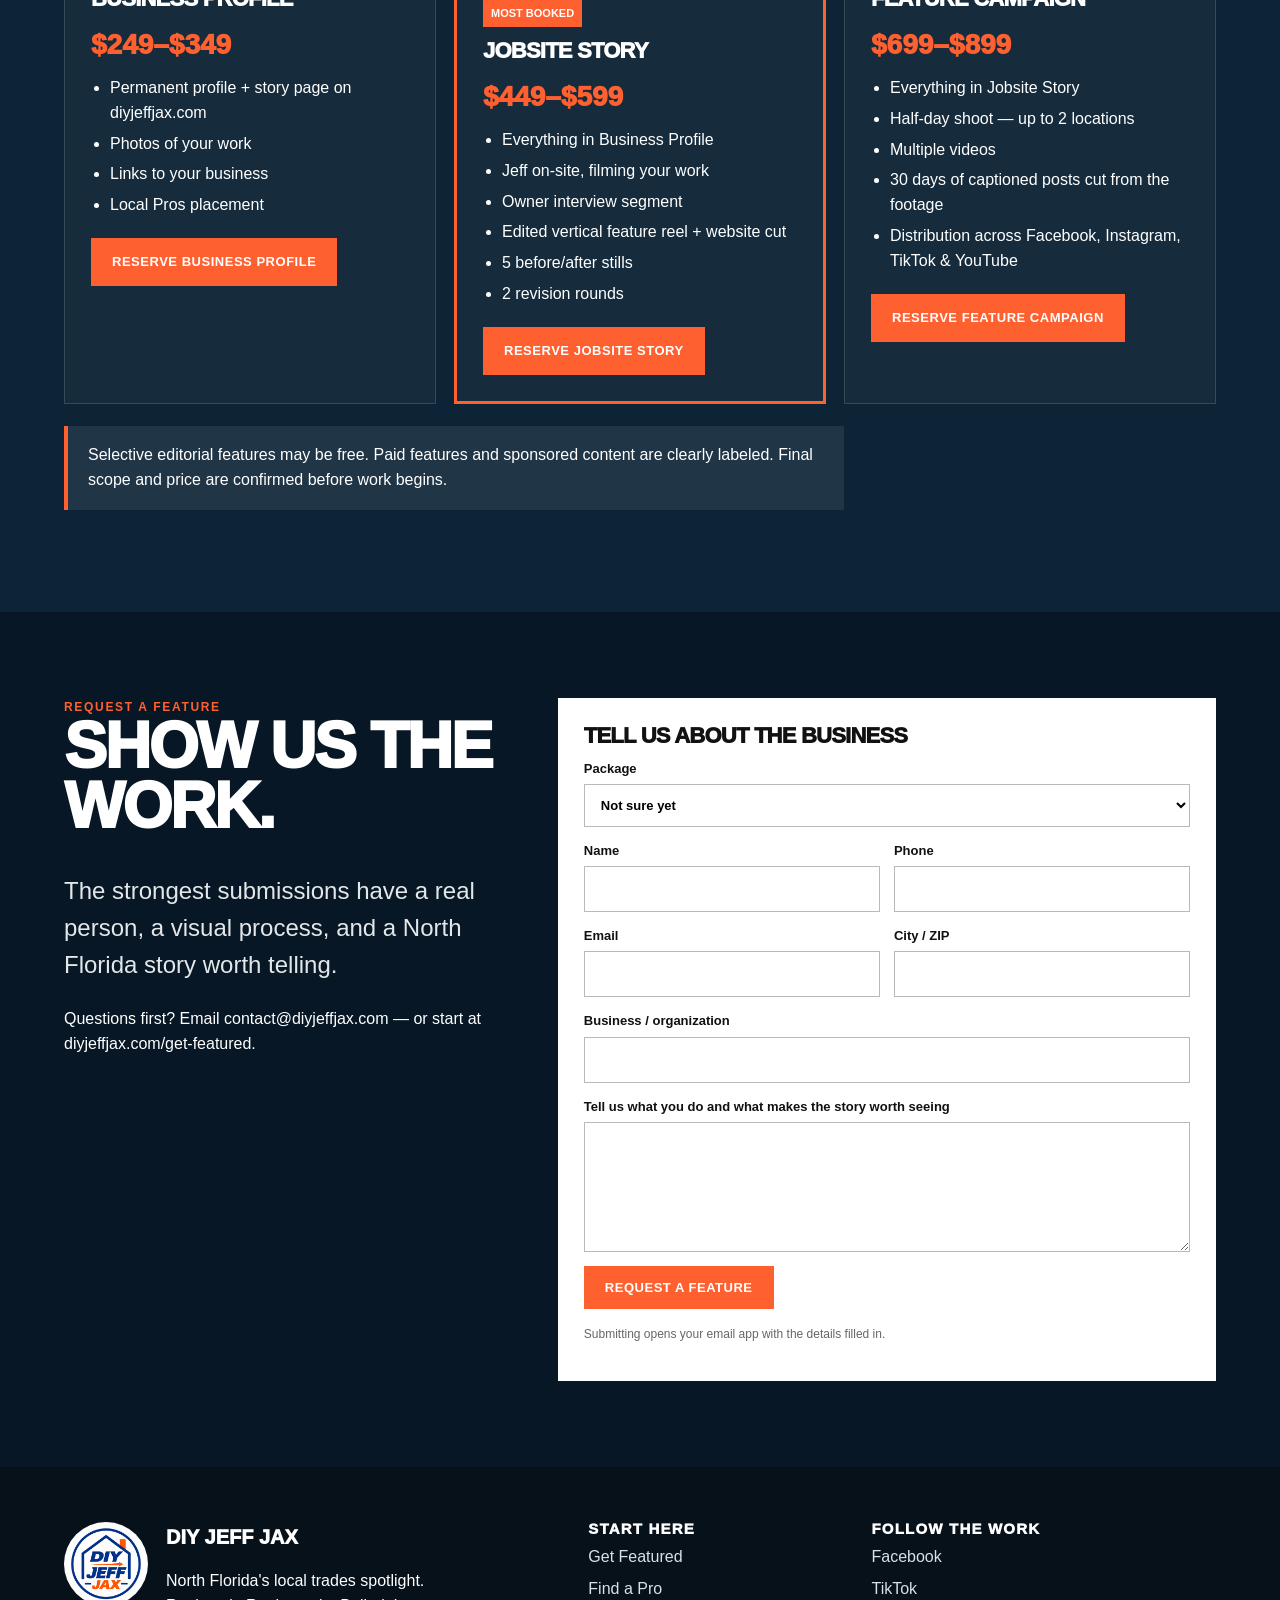
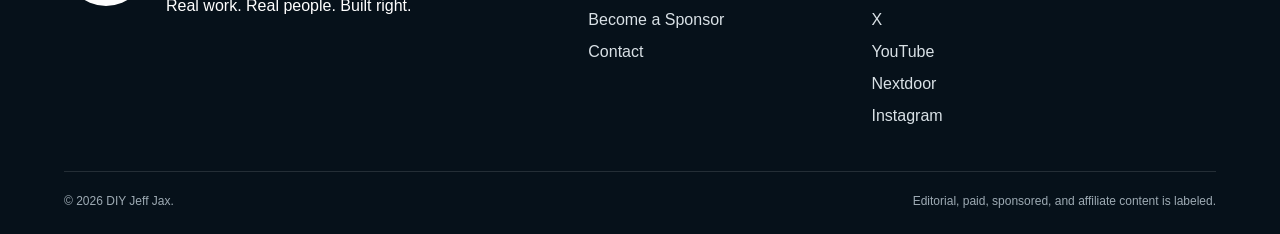
<file: get-featured/index.html>
<!doctype html>
<html lang="en"><head>
<meta charset="utf-8"><meta name="viewport" content="width=device-width,initial-scale=1">
<meta name="theme-color" content="#0b0d0f"><meta name="description" content="DIY Jeff Jax spotlights the people building, repairing, cleaning, and keeping North Florida moving.">
<title>Get Featured | DIY Jeff Jax</title><link rel="stylesheet" href="/styles.css">
</head><body>
<a class="skip" href="#main">Skip to content</a>
<header class="site-header">
  <a class="brand" href="/" aria-label="DIY Jeff Jax home">
    <img src="/assets/diy-jeff-jax-logo.png" alt="" width="48" height="48">
    <span><strong>DIY JEFF JAX</strong><small>NORTH FLORIDA</small></span>
  </a>
  <button class="menu-toggle" aria-expanded="false" aria-controls="site-nav">MENU</button>
  <nav id="site-nav">
    <a href="/watch/">Watch</a><a href="/features/">Features</a><a href="/local-pros/">Local Pros</a><a href="/find-a-pro/">Find a Pro</a>
    <a href="/sponsor/">Sponsor</a><a href="/shop/">Shop</a><a href="/about/">About</a>
    <a class="button small" href="/get-featured/">Get Featured</a>
  </nav>
</header>
<main id="main">
<section class="page-hero"><div><p class="eyebrow">Business features</p><h1>GOOD WORK DESERVES<br>TO BE SEEN.</h1><p>You do the work. DIY Jeff Jax captures the story, builds the content, and puts it in front of North Florida.</p><div class="cta-row"><a class="button" href="#packages">See Packages</a><a class="button outline" href="#apply">Request a Feature</a></div></div></section>
<section class="section light"><div class="section-inner"><div class="section-kicker">The problem we solve</div><h2>YOUR BEST WORK SHOULD NOT DISAPPEAR INTO A CAMERA ROLL.</h2><p class="lede">A single visit can become vertical video, photographs, a website story, a Local Pro profile, social posts, and reusable content for your own business.</p>
<ol class="process"><li><div><h3>Tell us what you do</h3><p>Share your trade, location, story, and an upcoming job worth filming.</p></div></li><li><div><h3>Pick the right feature</h3><p>Editorial opportunities are selective. Paid packages are built around clear deliverables.</p></div></li><li><div><h3>Jeff films the work</h3><p>Jobsite footage, owner interview, process, people, and real details.</p></div></li><li><div><h3>One visit becomes a content system</h3><p>DIY Jeff Jax edits, publishes, and delivers the agreed reusable assets.</p></div></li></ol></div></section>
<section class="section" id="packages"><div class="section-inner"><div class="section-kicker">Starting packages</div><h2>CHOOSE THE LEVEL OF ATTENTION.</h2><div class="package-grid"><article class="package"><h3>Business Profile</h3><div class="price">$249–$349</div><ul class="includes"><li>Permanent profile + story page on diyjeffjax.com</li><li>Photos of your work</li><li>Links to your business</li><li>Local Pros placement</li></ul><a class="button" href="#apply" data-package="Business Profile — $249–$349">Reserve Business Profile</a></article><article class="package featured"><p class="pill">Most booked</p><h3>Jobsite Story</h3><div class="price">$449–$599</div><ul class="includes"><li>Everything in Business Profile</li><li>Jeff on-site, filming your work</li><li>Owner interview segment</li><li>Edited vertical feature reel + website cut</li><li>5 before/after stills</li><li>2 revision rounds</li></ul><a class="button" href="#apply" data-package="Jobsite Story — $449–$599">Reserve Jobsite Story</a></article><article class="package"><h3>Feature Campaign</h3><div class="price">$699–$899</div><ul class="includes"><li>Everything in Jobsite Story</li><li>Half-day shoot — up to 2 locations</li><li>Multiple videos</li><li>30 days of captioned posts cut from the footage</li><li>Distribution across Facebook, Instagram, TikTok &amp; YouTube</li></ul><a class="button" href="#apply" data-package="Feature Campaign — $699–$899">Reserve Feature Campaign</a></article></div><p class="disclosure">Selective editorial features may be free. Paid features and sponsored content are clearly labeled. Final scope and price are confirmed before work begins.</p></div></section>
<section class="section alt" id="apply"><div class="section-inner form-wrap"><div><div class="section-kicker">Request a feature</div><h2>SHOW US THE WORK.</h2><p class="lede">The strongest submissions have a real person, a visual process, and a North Florida story worth telling.</p><p>Questions first? Email <a href="mailto:contact@diyjeffjax.com">contact@diyjeffjax.com</a> — or start at <a href="https://diyjeffjax.com/get-featured/">diyjeffjax.com/get-featured</a>.</p></div>
<form class="lead-form form-panel" data-type="Feature Request"><h3>Tell us about the business</h3><div class="fields"><div class="field full"><label>Package<select name="package" id="package-select"><option value="Not sure yet">Not sure yet</option><option value="Business Profile — $249–$349">Business Profile — $249–$349</option><option value="Jobsite Story — $449–$599">Jobsite Story — $449–$599</option><option value="Feature Campaign — $699–$899">Feature Campaign — $699–$899</option></select></label></div><div class="field"><label>Name<input name="name" required></label></div><div class="field"><label>Phone<input name="phone" type="tel" required></label></div><div class="field"><label>Email<input name="email" type="email" required></label></div><div class="field"><label>City / ZIP<input name="location" required></label></div><div class="field full"><label>Business / organization<input name="business" required></label></div><div class="field full"><label>Tell us what you do and what makes the story worth seeing<textarea name="message" required></textarea></label></div><div class="field full"><button class="button" type="submit">Request a Feature</button><p class="form-status"></p><p class="form-note">Submitting opens your email app with the details filled in.</p></div></div></form>
</div></section></main>
<footer>
  <div class="footer-grid">
    <div class="footer-identity">
      <img src="/assets/diy-jeff-jax-logo.png" alt="DIY Jeff Jax">
      <div><div class="footer-brand">DIY JEFF JAX</div><p>North Florida's local trades spotlight.<br>Real work. Real people. Built right.</p></div>
    </div>
    <div><h2>Start here</h2><a href="/get-featured/">Get Featured</a><a href="/find-a-pro/">Find a Pro</a><a href="/sponsor/">Become a Sponsor</a><a href="/contact/">Contact</a></div>
    <div><h2>Follow the work</h2><a href="https://www.facebook.com/share/1F1EmohJTk/?mibextid=wwXIfr" target="_blank" rel="noopener noreferrer">Facebook</a><a href="https://www.tiktok.com/@diy.jeff.jax" target="_blank" rel="noopener noreferrer">TikTok</a><a href="https://x.com/diyguyme?s=11" target="_blank" rel="noopener noreferrer">X</a><a href="https://youtube.com/@diyjeffjax?si=GXrQBXOn9VjCTpY4" target="_blank" rel="noopener noreferrer">YouTube</a><a href="https://nextdoor.com/page/fix-it-fast-jax?share_platform=10&utm_campaign=1789392047449&share_action_id=04ec0090-574e-4e97-94b7-147c966978a9" target="_blank" rel="noopener noreferrer">Nextdoor</a><a href="https://www.instagram.com/diyjeff33?stkn=MWFxamdqN3NpZjRqbQ%3D%3D&utm_source=qr" target="_blank" rel="noopener noreferrer">Instagram</a></div>
  </div>
  <div class="fineprint"><span>© <span id="year"></span> DIY Jeff Jax.</span><span>Editorial, paid, sponsored, and affiliate content is labeled.</span></div>
</footer>
<script src="/app.js"></script></body></html>
</file>
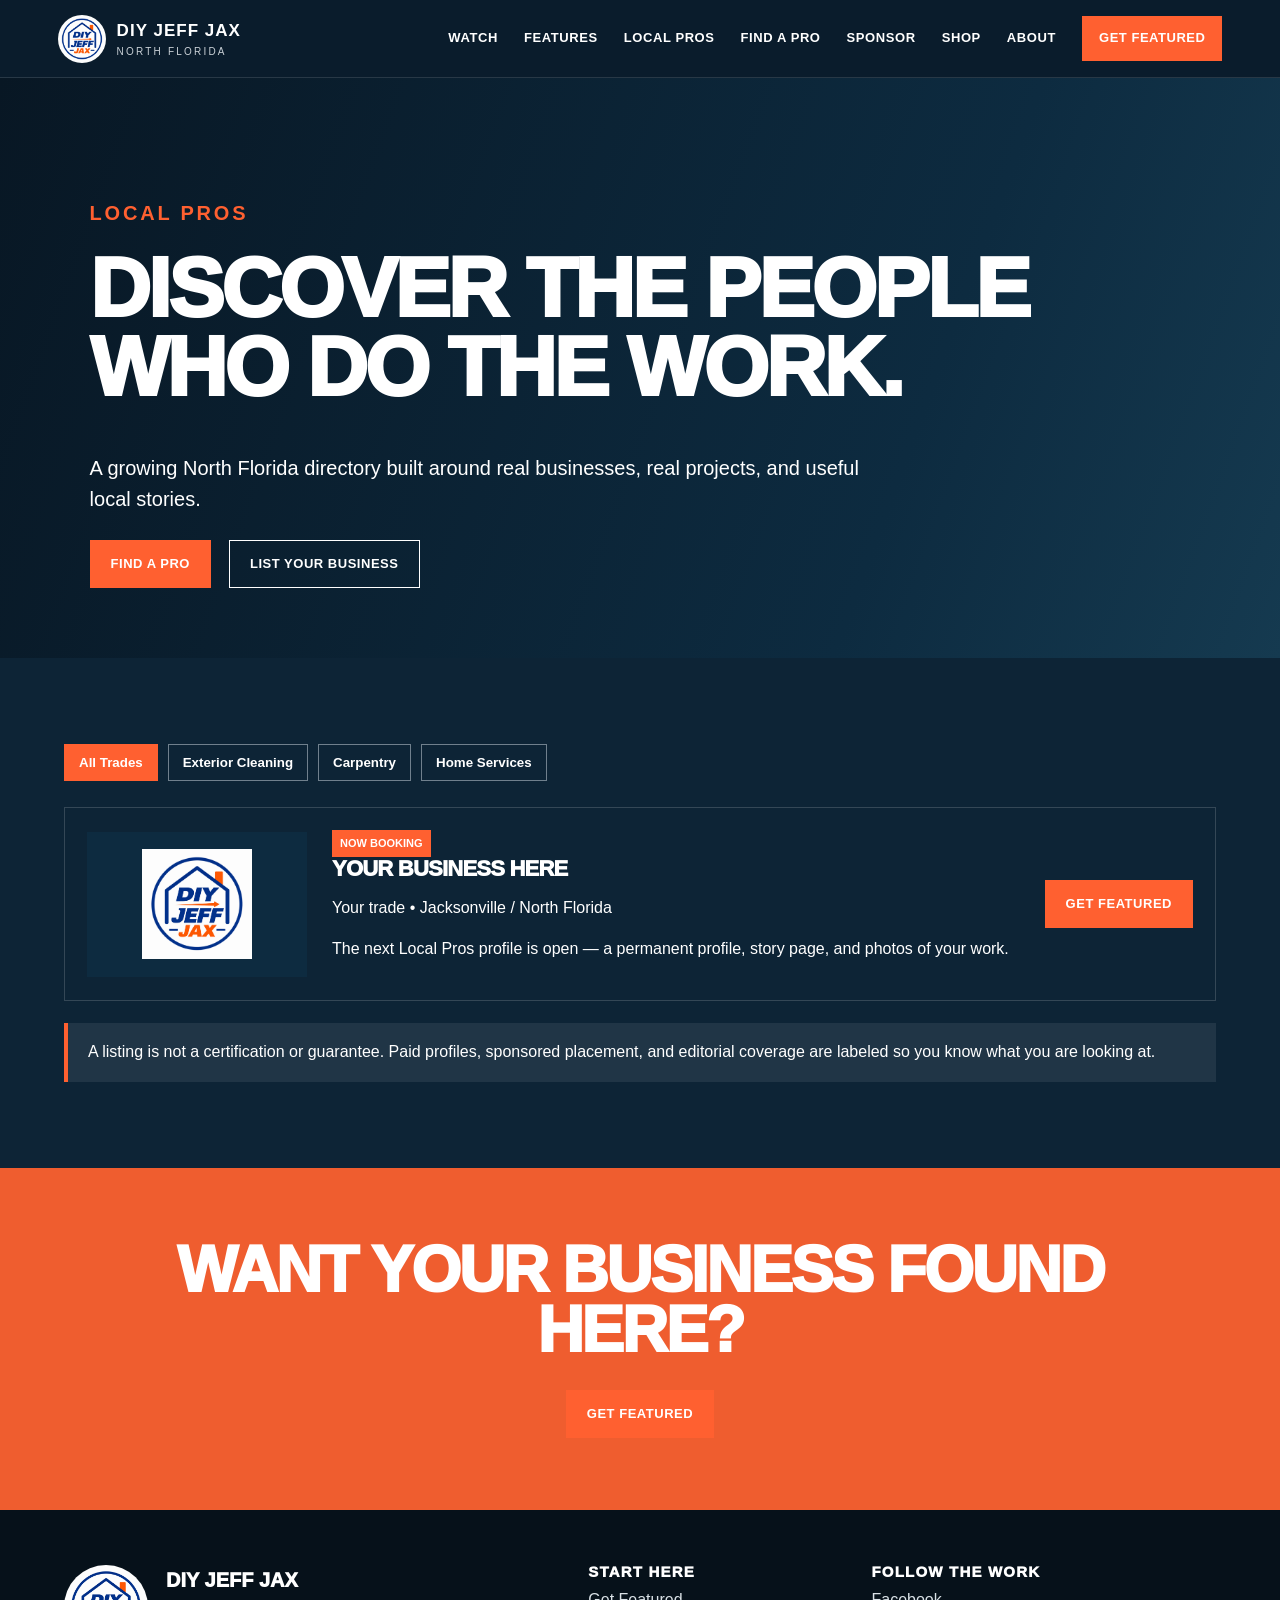
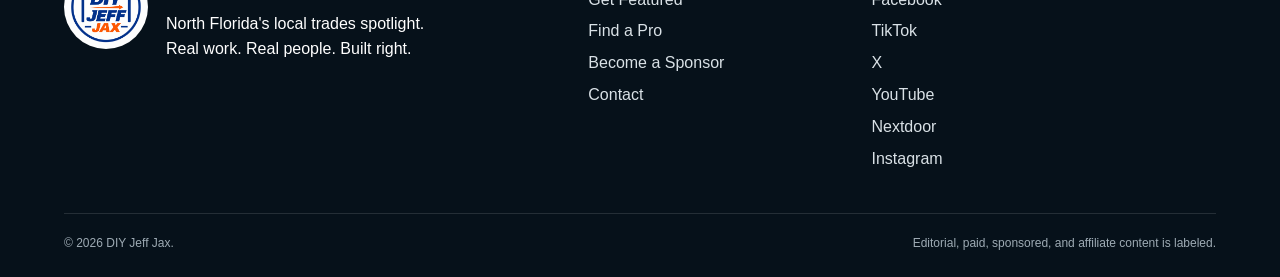
<file: local-pros/index.html>
<!doctype html>
<html lang="en"><head>
<meta charset="utf-8"><meta name="viewport" content="width=device-width,initial-scale=1">
<meta name="theme-color" content="#0b0d0f"><meta name="description" content="DIY Jeff Jax spotlights the people building, repairing, cleaning, and keeping North Florida moving.">
<title>North Florida Local Pros | DIY Jeff Jax</title><link rel="stylesheet" href="/styles.css">
</head><body>
<a class="skip" href="#main">Skip to content</a>
<header class="site-header">
  <a class="brand" href="/" aria-label="DIY Jeff Jax home">
    <img src="/assets/diy-jeff-jax-logo.png" alt="" width="48" height="48">
    <span><strong>DIY JEFF JAX</strong><small>NORTH FLORIDA</small></span>
  </a>
  <button class="menu-toggle" aria-expanded="false" aria-controls="site-nav">MENU</button>
  <nav id="site-nav">
    <a href="/watch/">Watch</a><a href="/features/">Features</a><a href="/local-pros/">Local Pros</a><a href="/find-a-pro/">Find a Pro</a>
    <a href="/sponsor/">Sponsor</a><a href="/shop/">Shop</a><a href="/about/">About</a>
    <a class="button small" href="/get-featured/">Get Featured</a>
  </nav>
</header>
<main id="main">
<section class="page-hero"><div><p class="eyebrow">Local Pros</p><h1>DISCOVER THE PEOPLE<br>WHO DO THE WORK.</h1><p>A growing North Florida directory built around real businesses, real projects, and useful local stories.</p><div class="cta-row"><a class="button" href="/find-a-pro/">Find a Pro</a><a class="button outline" href="/get-featured/">List Your Business</a></div></div></section>
<section class="section"><div class="section-inner"><div class="filters"><button class="filter active">All Trades</button><button class="filter">Exterior Cleaning</button><button class="filter">Carpentry</button><button class="filter">Home Services</button></div>
<article class="profile-row"><div class="profile-thumb"></div><div><span class="pill">Now Booking</span><h3>Your Business Here</h3><p>Your trade • Jacksonville / North Florida</p><p>The next Local Pros profile is open — a permanent profile, story page, and photos of your work.</p></div><a class="button" href="/get-featured/">Get Featured</a></article>
<div class="notice">A listing is not a certification or guarantee. Paid profiles, sponsored placement, and editorial coverage are labeled so you know what you are looking at.</div>
</div></section><section class="callout"><h2>WANT YOUR BUSINESS FOUND HERE?</h2><a class="button" href="/get-featured/">Get Featured</a></section></main>
<footer>
  <div class="footer-grid">
    <div class="footer-identity">
      <img src="/assets/diy-jeff-jax-logo.png" alt="DIY Jeff Jax">
      <div><div class="footer-brand">DIY JEFF JAX</div><p>North Florida's local trades spotlight.<br>Real work. Real people. Built right.</p></div>
    </div>
    <div><h2>Start here</h2><a href="/get-featured/">Get Featured</a><a href="/find-a-pro/">Find a Pro</a><a href="/sponsor/">Become a Sponsor</a><a href="/contact/">Contact</a></div>
    <div><h2>Follow the work</h2><a href="https://www.facebook.com/share/1F1EmohJTk/?mibextid=wwXIfr" target="_blank" rel="noopener noreferrer">Facebook</a><a href="https://www.tiktok.com/@diy.jeff.jax" target="_blank" rel="noopener noreferrer">TikTok</a><a href="https://x.com/diyguyme?s=11" target="_blank" rel="noopener noreferrer">X</a><a href="https://youtube.com/@diyjeffjax?si=GXrQBXOn9VjCTpY4" target="_blank" rel="noopener noreferrer">YouTube</a><a href="https://nextdoor.com/page/fix-it-fast-jax?share_platform=10&utm_campaign=1789392047449&share_action_id=04ec0090-574e-4e97-94b7-147c966978a9" target="_blank" rel="noopener noreferrer">Nextdoor</a><a href="https://www.instagram.com/diyjeff33?stkn=MWFxamdqN3NpZjRqbQ%3D%3D&utm_source=qr" target="_blank" rel="noopener noreferrer">Instagram</a></div>
  </div>
  <div class="fineprint"><span>© <span id="year"></span> DIY Jeff Jax.</span><span>Editorial, paid, sponsored, and affiliate content is labeled.</span></div>
</footer>
<script src="/app.js"></script></body></html>
</file>
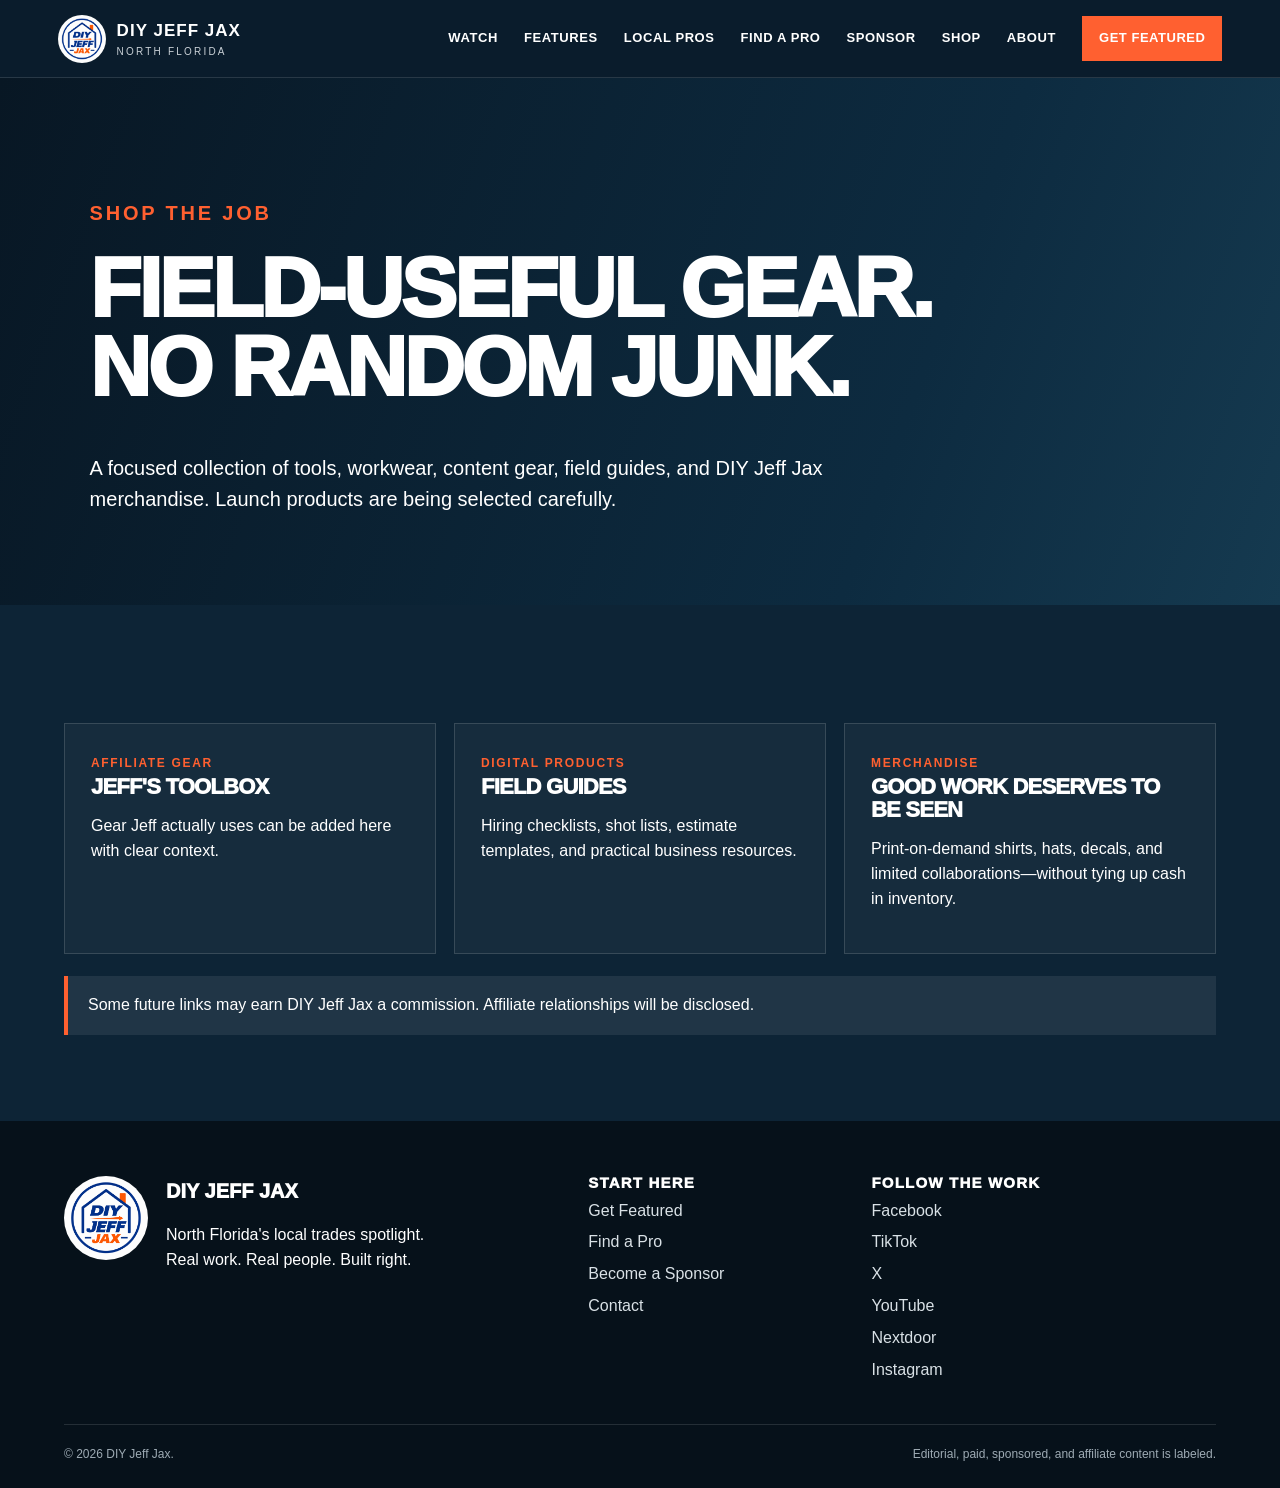
<file: shop/index.html>
<!doctype html>
<html lang="en"><head>
<meta charset="utf-8"><meta name="viewport" content="width=device-width,initial-scale=1">
<meta name="theme-color" content="#0b0d0f"><meta name="description" content="DIY Jeff Jax spotlights the people building, repairing, cleaning, and keeping North Florida moving.">
<title>Shop the Job | DIY Jeff Jax</title><link rel="stylesheet" href="/styles.css">
</head><body>
<a class="skip" href="#main">Skip to content</a>
<header class="site-header">
  <a class="brand" href="/" aria-label="DIY Jeff Jax home">
    <img src="/assets/diy-jeff-jax-logo.png" alt="" width="48" height="48">
    <span><strong>DIY JEFF JAX</strong><small>NORTH FLORIDA</small></span>
  </a>
  <button class="menu-toggle" aria-expanded="false" aria-controls="site-nav">MENU</button>
  <nav id="site-nav">
    <a href="/watch/">Watch</a><a href="/features/">Features</a><a href="/local-pros/">Local Pros</a><a href="/find-a-pro/">Find a Pro</a>
    <a href="/sponsor/">Sponsor</a><a href="/shop/">Shop</a><a href="/about/">About</a>
    <a class="button small" href="/get-featured/">Get Featured</a>
  </nav>
</header>
<main id="main">
<section class="page-hero"><div><p class="eyebrow">Shop the Job</p><h1>FIELD-USEFUL GEAR.<br>NO RANDOM JUNK.</h1><p>A focused collection of tools, workwear, content gear, field guides, and DIY Jeff Jax merchandise. Launch products are being selected carefully.</p></div></section>
<section class="section"><div class="section-inner"><div class="card-grid"><article class="shop-card"><span class="type">Affiliate gear</span><h3>Jeff's Toolbox</h3><p>Gear Jeff actually uses can be added here with clear context.</p></article><article class="shop-card"><span class="type">Digital products</span><h3>Field Guides</h3><p>Hiring checklists, shot lists, estimate templates, and practical business resources.</p></article><article class="shop-card"><span class="type">Merchandise</span><h3>Good Work Deserves to Be Seen</h3><p>Print-on-demand shirts, hats, decals, and limited collaborations—without tying up cash in inventory.</p></article></div><div class="notice">Some future links may earn DIY Jeff Jax a commission. Affiliate relationships will be disclosed.</div></div></section></main>
<footer>
  <div class="footer-grid">
    <div class="footer-identity">
      <img src="/assets/diy-jeff-jax-logo.png" alt="DIY Jeff Jax">
      <div><div class="footer-brand">DIY JEFF JAX</div><p>North Florida's local trades spotlight.<br>Real work. Real people. Built right.</p></div>
    </div>
    <div><h2>Start here</h2><a href="/get-featured/">Get Featured</a><a href="/find-a-pro/">Find a Pro</a><a href="/sponsor/">Become a Sponsor</a><a href="/contact/">Contact</a></div>
    <div><h2>Follow the work</h2><a href="https://www.facebook.com/share/1F1EmohJTk/?mibextid=wwXIfr" target="_blank" rel="noopener noreferrer">Facebook</a><a href="https://www.tiktok.com/@diy.jeff.jax" target="_blank" rel="noopener noreferrer">TikTok</a><a href="https://x.com/diyguyme?s=11" target="_blank" rel="noopener noreferrer">X</a><a href="https://youtube.com/@diyjeffjax?si=GXrQBXOn9VjCTpY4" target="_blank" rel="noopener noreferrer">YouTube</a><a href="https://nextdoor.com/page/fix-it-fast-jax?share_platform=10&utm_campaign=1789392047449&share_action_id=04ec0090-574e-4e97-94b7-147c966978a9" target="_blank" rel="noopener noreferrer">Nextdoor</a><a href="https://www.instagram.com/diyjeff33?stkn=MWFxamdqN3NpZjRqbQ%3D%3D&utm_source=qr" target="_blank" rel="noopener noreferrer">Instagram</a></div>
  </div>
  <div class="fineprint"><span>© <span id="year"></span> DIY Jeff Jax.</span><span>Editorial, paid, sponsored, and affiliate content is labeled.</span></div>
</footer>
<script src="/app.js"></script></body></html>
</file>
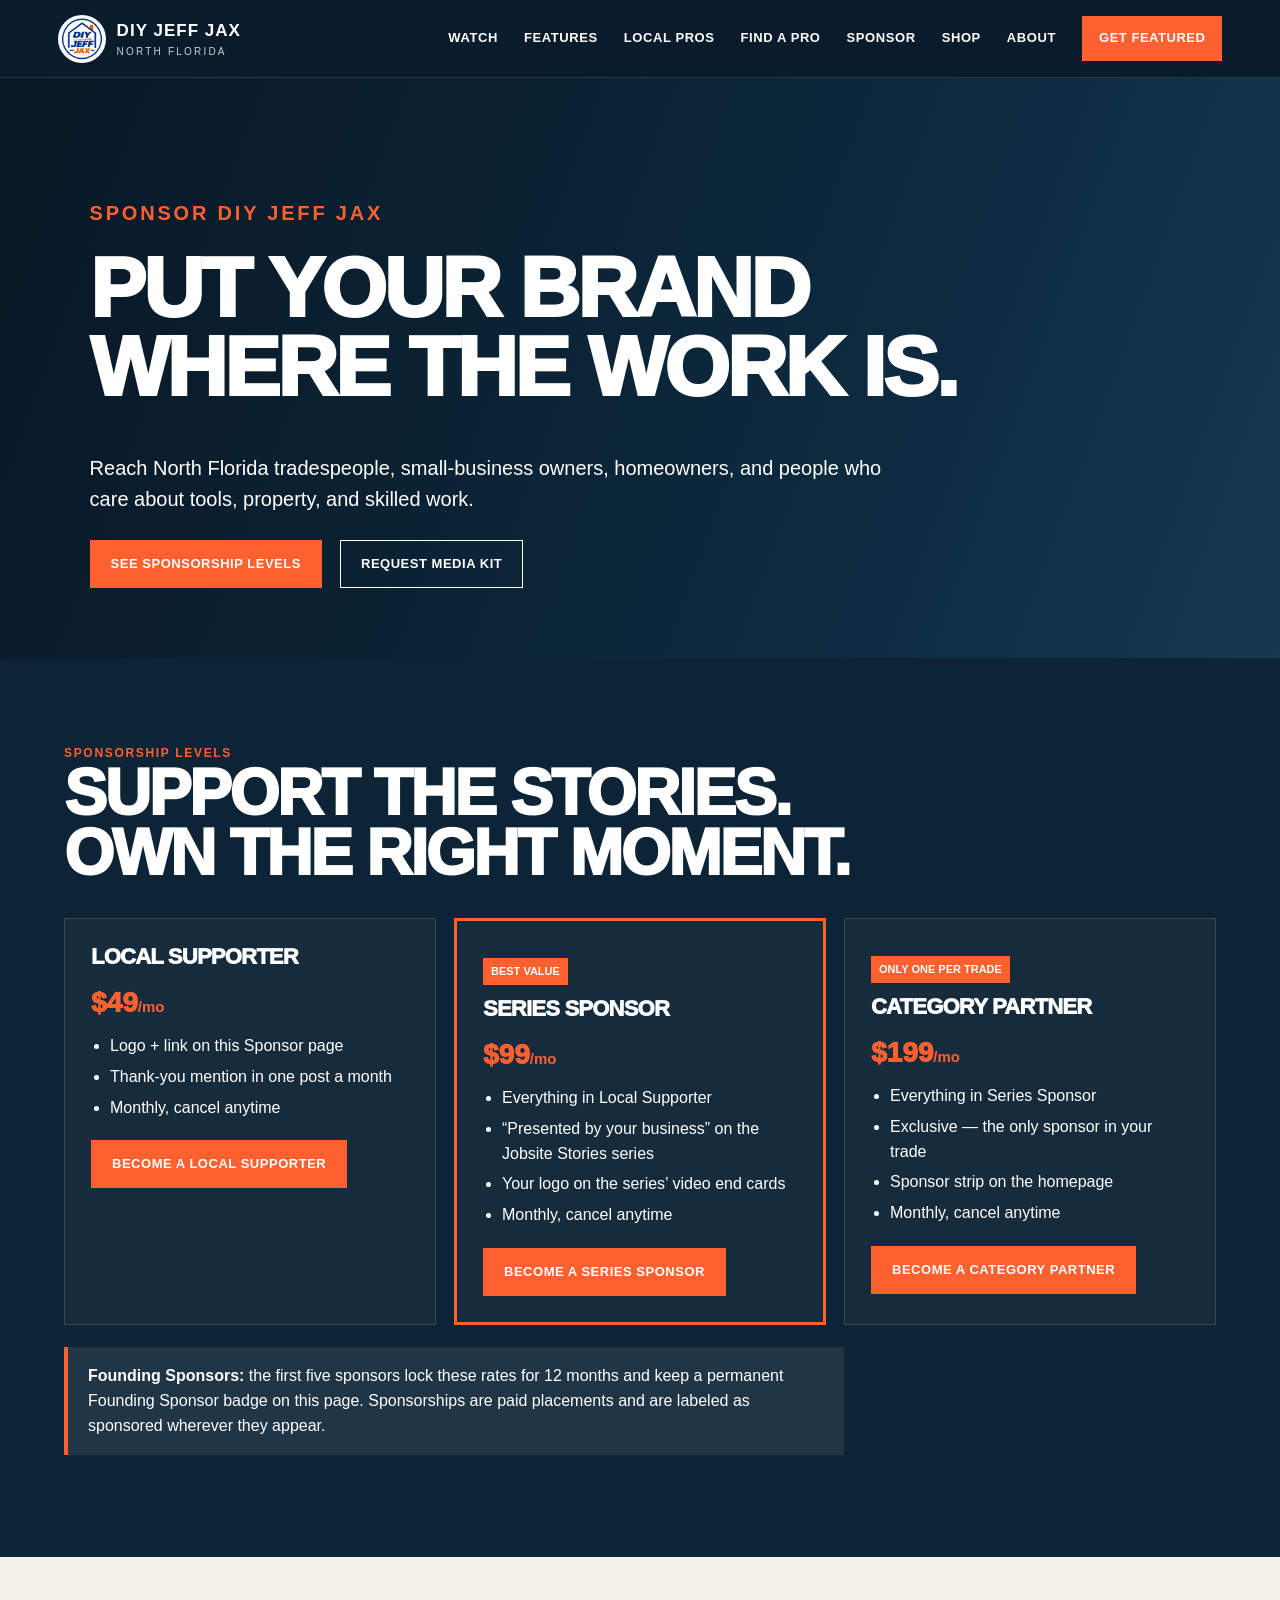
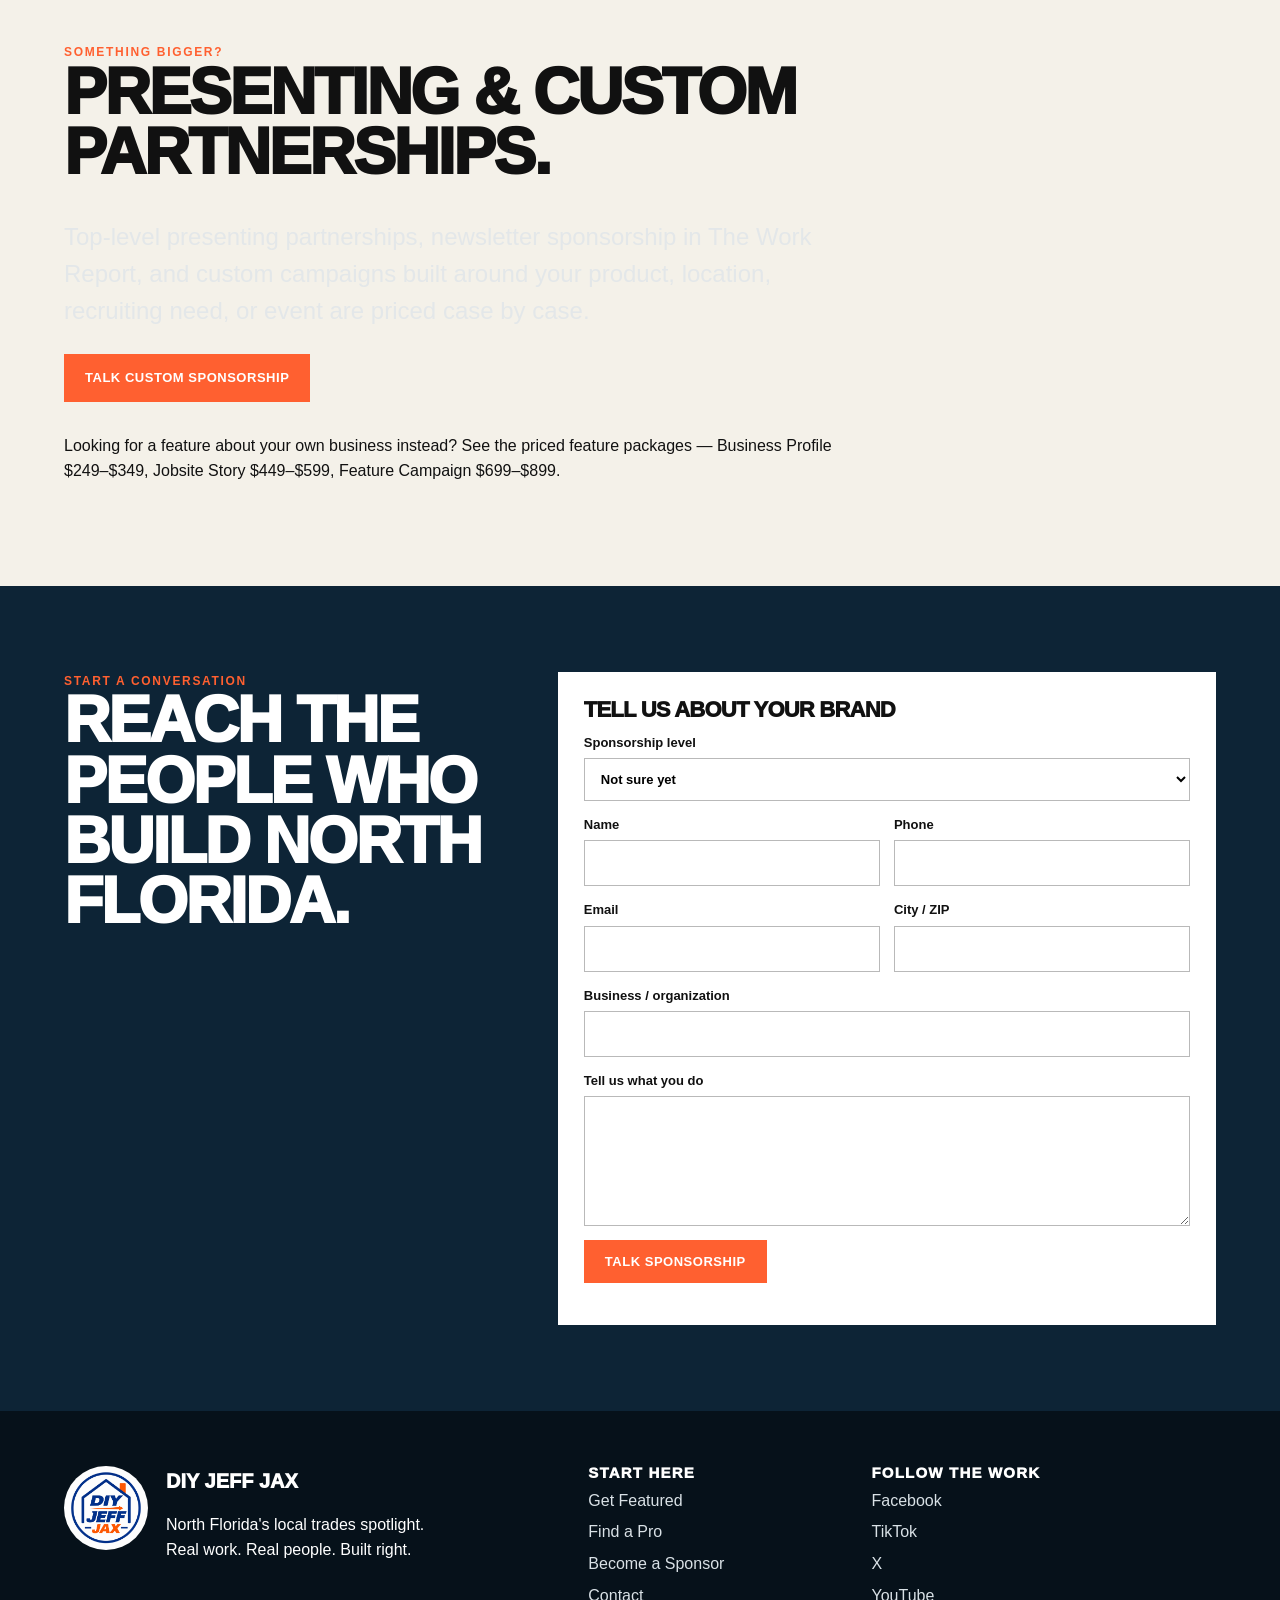
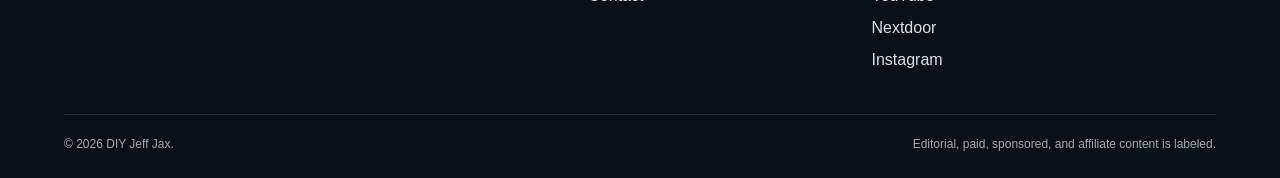
<file: sponsor/index.html>
<!doctype html>
<html lang="en"><head>
<meta charset="utf-8"><meta name="viewport" content="width=device-width,initial-scale=1">
<meta name="theme-color" content="#0b0d0f"><meta name="description" content="DIY Jeff Jax spotlights the people building, repairing, cleaning, and keeping North Florida moving.">
<title>Sponsor DIY Jeff Jax</title><link rel="stylesheet" href="/styles.css">
</head><body>
<a class="skip" href="#main">Skip to content</a>
<header class="site-header">
  <a class="brand" href="/" aria-label="DIY Jeff Jax home">
    <img src="/assets/diy-jeff-jax-logo.png" alt="" width="48" height="48">
    <span><strong>DIY JEFF JAX</strong><small>NORTH FLORIDA</small></span>
  </a>
  <button class="menu-toggle" aria-expanded="false" aria-controls="site-nav">MENU</button>
  <nav id="site-nav">
    <a href="/watch/">Watch</a><a href="/features/">Features</a><a href="/local-pros/">Local Pros</a><a href="/find-a-pro/">Find a Pro</a>
    <a href="/sponsor/">Sponsor</a><a href="/shop/">Shop</a><a href="/about/">About</a>
    <a class="button small" href="/get-featured/">Get Featured</a>
  </nav>
</header>
<main id="main">
<section class="page-hero"><div><p class="eyebrow">Sponsor DIY Jeff Jax</p><h1>PUT YOUR BRAND<br>WHERE THE WORK IS.</h1><p>Reach North Florida tradespeople, small-business owners, homeowners, and people who care about tools, property, and skilled work.</p><div class="cta-row"><a class="button" href="#levels">See Sponsorship Levels</a><a class="button outline" href="/contact/">Request Media Kit</a></div></div></section>
<section class="section" id="levels"><div class="section-inner"><div class="section-kicker">Sponsorship levels</div><h2>SUPPORT THE STORIES.<br>OWN THE RIGHT MOMENT.</h2><div class="package-grid"><article class="package"><h3>Local Supporter</h3><div class="price">$49<span class="per">/mo</span></div><ul class="includes"><li>Logo + link on this Sponsor page</li><li>Thank-you mention in one post a month</li><li>Monthly, cancel anytime</li></ul><a class="button" href="#sponsor-form" data-package="Local Supporter — $49/mo">Become a Local Supporter</a></article><article class="package featured"><p class="pill">Best value</p><h3>Series Sponsor</h3><div class="price">$99<span class="per">/mo</span></div><ul class="includes"><li>Everything in Local Supporter</li><li>“Presented by your business” on the Jobsite Stories series</li><li>Your logo on the series’ video end cards</li><li>Monthly, cancel anytime</li></ul><a class="button" href="#sponsor-form" data-package="Series Sponsor — $99/mo">Become a Series Sponsor</a></article><article class="package"><p class="pill">Only one per trade</p><h3>Category Partner</h3><div class="price">$199<span class="per">/mo</span></div><ul class="includes"><li>Everything in Series Sponsor</li><li>Exclusive — the only sponsor in your trade</li><li>Sponsor strip on the homepage</li><li>Monthly, cancel anytime</li></ul><a class="button" href="#sponsor-form" data-package="Category Partner — $199/mo">Become a Category Partner</a></article></div><p class="disclosure"><strong>Founding Sponsors:</strong> the first five sponsors lock these rates for 12 months and keep a permanent Founding Sponsor badge on this page. Sponsorships are paid placements and are labeled as sponsored wherever they appear.</p></div></section>
<section class="section light"><div class="section-inner"><div class="section-kicker">Something bigger?</div><h2>PRESENTING &amp; CUSTOM PARTNERSHIPS.</h2><p class="lede">Top-level presenting partnerships, newsletter sponsorship in The Work Report, and custom campaigns built around your product, location, recruiting need, or event are priced case by case.</p><div class="cta-row"><a class="button" href="#sponsor-form" data-package="Custom / Presenting Partnership">Talk Custom Sponsorship</a></div><p class="topgap">Looking for a feature about your own business instead? See the <a href="/get-featured/#packages">priced feature packages</a> — Business Profile $249–$349, Jobsite Story $449–$599, Feature Campaign $699–$899.</p></div></section>
<section class="section" id="sponsor-form"><div class="section-inner form-wrap"><div><div class="section-kicker">Start a conversation</div><h2>REACH THE PEOPLE WHO BUILD NORTH FLORIDA.</h2></div><form class="lead-form form-panel" data-type="Sponsor Inquiry"><h3>Tell us about your brand</h3><div class="fields"><div class="field full"><label>Sponsorship level<select name="level" id="package-select"><option value="Not sure yet">Not sure yet</option><option value="Local Supporter — $49/mo">Local Supporter — $49/mo</option><option value="Series Sponsor — $99/mo">Series Sponsor — $99/mo</option><option value="Category Partner — $199/mo">Category Partner — $199/mo</option><option value="Custom / Presenting Partnership">Custom / Presenting Partnership</option></select></label></div><div class="field"><label>Name<input name="name" required></label></div><div class="field"><label>Phone<input name="phone" type="tel" required></label></div><div class="field"><label>Email<input name="email" type="email" required></label></div><div class="field"><label>City / ZIP<input name="location" required></label></div><div class="field full"><label>Business / organization<input name="business" required></label></div><div class="field full"><label>Tell us what you do<textarea name="message" required></textarea></label></div><div class="field full"><button class="button" type="submit">Talk Sponsorship</button><p class="form-status"></p></div></div></form></div></section></main>
<footer>
  <div class="footer-grid">
    <div class="footer-identity">
      <img src="/assets/diy-jeff-jax-logo.png" alt="DIY Jeff Jax">
      <div><div class="footer-brand">DIY JEFF JAX</div><p>North Florida's local trades spotlight.<br>Real work. Real people. Built right.</p></div>
    </div>
    <div><h2>Start here</h2><a href="/get-featured/">Get Featured</a><a href="/find-a-pro/">Find a Pro</a><a href="/sponsor/">Become a Sponsor</a><a href="/contact/">Contact</a></div>
    <div><h2>Follow the work</h2><a href="https://www.facebook.com/share/1F1EmohJTk/?mibextid=wwXIfr" target="_blank" rel="noopener noreferrer">Facebook</a><a href="https://www.tiktok.com/@diy.jeff.jax" target="_blank" rel="noopener noreferrer">TikTok</a><a href="https://x.com/diyguyme?s=11" target="_blank" rel="noopener noreferrer">X</a><a href="https://youtube.com/@diyjeffjax?si=GXrQBXOn9VjCTpY4" target="_blank" rel="noopener noreferrer">YouTube</a><a href="https://nextdoor.com/page/fix-it-fast-jax?share_platform=10&utm_campaign=1789392047449&share_action_id=04ec0090-574e-4e97-94b7-147c966978a9" target="_blank" rel="noopener noreferrer">Nextdoor</a><a href="https://www.instagram.com/diyjeff33?stkn=MWFxamdqN3NpZjRqbQ%3D%3D&utm_source=qr" target="_blank" rel="noopener noreferrer">Instagram</a></div>
  </div>
  <div class="fineprint"><span>© <span id="year"></span> DIY Jeff Jax.</span><span>Editorial, paid, sponsored, and affiliate content is labeled.</span></div>
</footer>
<script src="/app.js"></script></body></html>
</file>
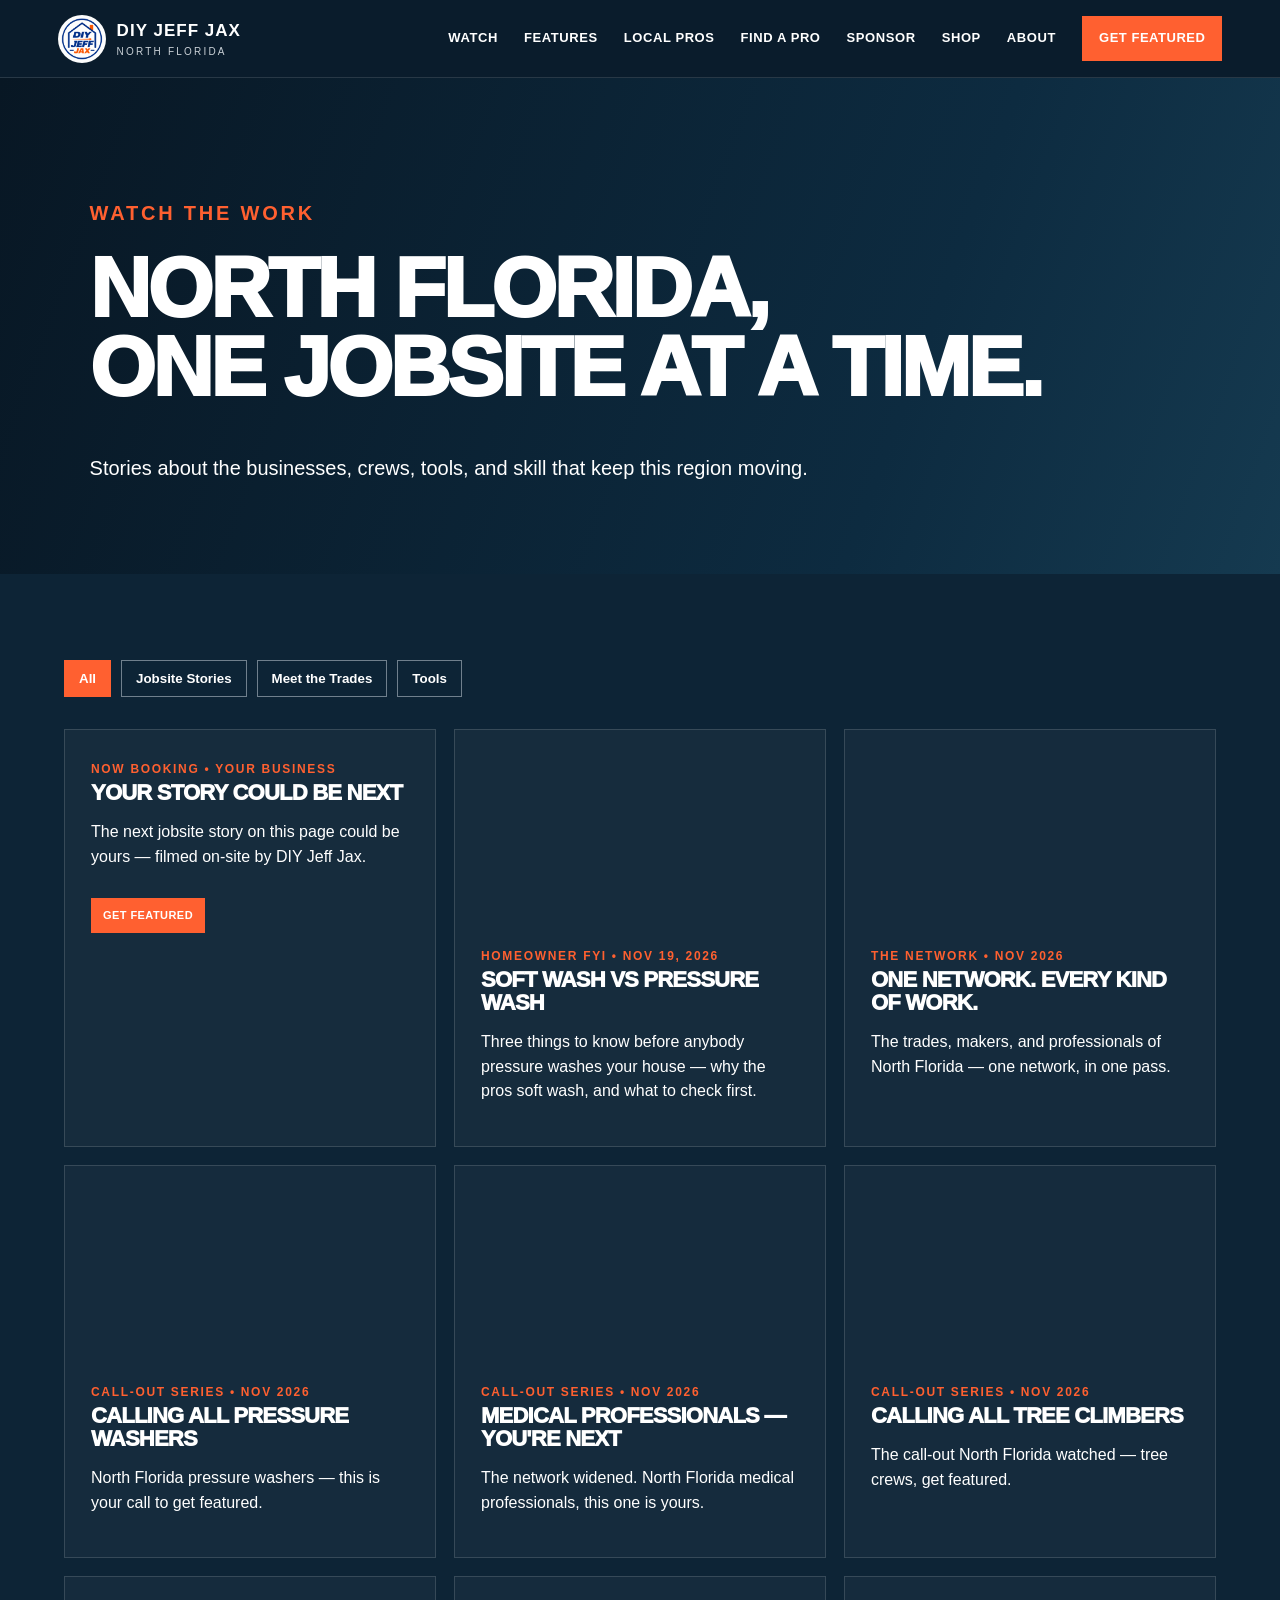
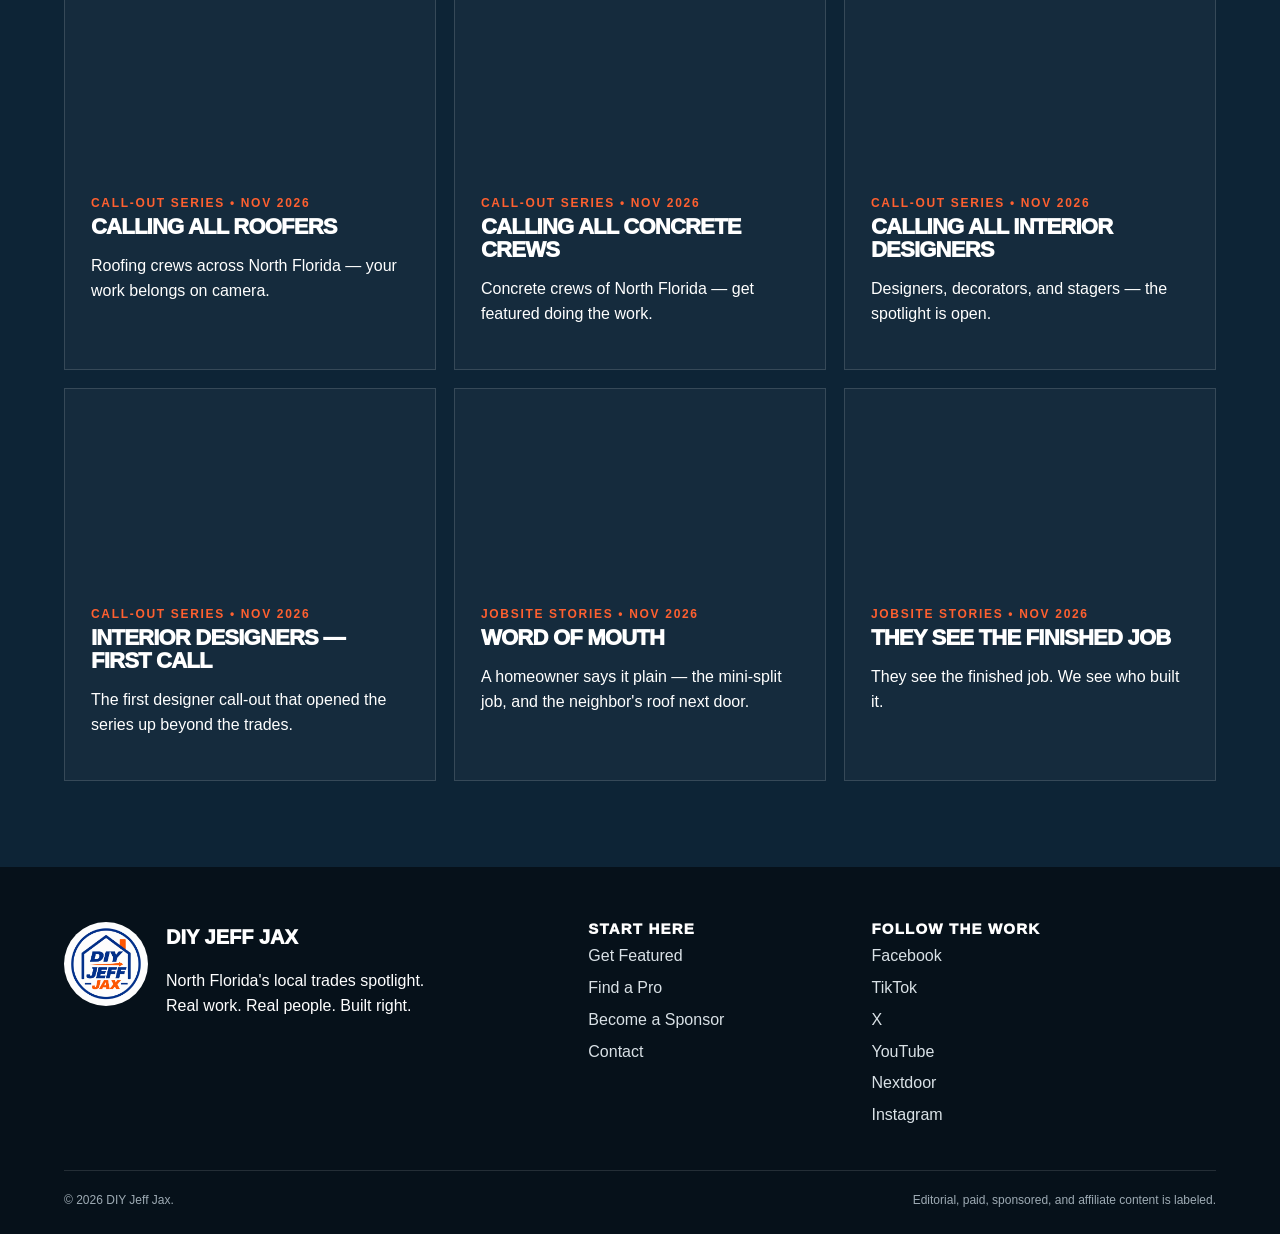
<file: watch/index.html>
<!doctype html>
<html lang="en"><head>
<meta charset="utf-8"><meta name="viewport" content="width=device-width,initial-scale=1">
<meta name="theme-color" content="#0b0d0f"><meta name="description" content="DIY Jeff Jax spotlights the people building, repairing, cleaning, and keeping North Florida moving.">
<title>Watch the Work | DIY Jeff Jax</title><link rel="stylesheet" href="/styles.css">
</head><body>
<a class="skip" href="#main">Skip to content</a>
<header class="site-header">
  <a class="brand" href="/" aria-label="DIY Jeff Jax home">
    <img src="/assets/diy-jeff-jax-logo.png" alt="" width="48" height="48">
    <span><strong>DIY JEFF JAX</strong><small>NORTH FLORIDA</small></span>
  </a>
  <button class="menu-toggle" aria-expanded="false" aria-controls="site-nav">MENU</button>
  <nav id="site-nav">
    <a href="/watch/">Watch</a><a href="/features/">Features</a><a href="/local-pros/">Local Pros</a><a href="/find-a-pro/">Find a Pro</a>
    <a href="/sponsor/">Sponsor</a><a href="/shop/">Shop</a><a href="/about/">About</a>
    <a class="button small" href="/get-featured/">Get Featured</a>
  </nav>
</header>
<main id="main">
<section class="page-hero"><div><p class="eyebrow">Watch the Work</p><h1>NORTH FLORIDA,<br>ONE JOBSITE AT A TIME.</h1><p>Stories about the businesses, crews, tools, and skill that keep this region moving.</p></div></section>
<section class="section"><div class="section-inner">
  <div class="filters"><button class="filter active">All</button><button class="filter">Jobsite Stories</button><button class="filter">Meet the Trades</button><button class="filter">Tools</button></div>
  <div class="story-grid">
    <a class="story story-feature" href="/get-featured/"><span class="meta">Now Booking • Your Business</span><h3>Your Story Could Be Next</h3><p>The next jobsite story on this page could be yours — filmed on-site by DIY Jeff Jax.</p><span class="button mini">Get Featured</span></a>
    <article class="story"><div style="aspect-ratio:16/9;width:100%;"><iframe src="https://www.youtube.com/embed/v7Hk_RDIRS8" title="Soft Wash vs Pressure Wash — 3 Things Homeowners Should Know" style="width:100%;height:100%;border:0;" loading="lazy" allowfullscreen></iframe></div><span class="meta">Homeowner FYI • Nov 19, 2026</span><h3>Soft Wash vs Pressure Wash</h3><p>Three things to know before anybody pressure washes your house — why the pros soft wash, and what to check first.</p></article>
    <article class="story"><div style="aspect-ratio:16/9;width:100%;"><iframe src="https://www.youtube.com/embed/g3GntNjY0d4" title="One Network. Every Kind of Work. — DIY Jeff Jax Network Showcase" style="width:100%;height:100%;border:0;" loading="lazy" allowfullscreen></iframe></div><span class="meta">The Network • Nov 2026</span><h3>One Network. Every Kind of Work.</h3><p>The trades, makers, and professionals of North Florida — one network, in one pass.</p></article>
    <article class="story"><div style="aspect-ratio:16/9;width:100%;"><iframe src="https://www.youtube.com/embed/7rdbvgWcm9Q" title="Pressure Washers — North Florida, I'm Talking To You" style="width:100%;height:100%;border:0;" loading="lazy" allowfullscreen></iframe></div><span class="meta">Call-Out Series • Nov 2026</span><h3>Calling All Pressure Washers</h3><p>North Florida pressure washers — this is your call to get featured.</p></article>
    <article class="story"><div style="aspect-ratio:16/9;width:100%;"><iframe src="https://www.youtube.com/embed/Z-Lj-V1B0OM" title="Medical Professionals of North Florida — You're Next" style="width:100%;height:100%;border:0;" loading="lazy" allowfullscreen></iframe></div><span class="meta">Call-Out Series • Nov 2026</span><h3>Medical Professionals — You're Next</h3><p>The network widened. North Florida medical professionals, this one is yours.</p></article>
    <article class="story"><div style="aspect-ratio:16/9;width:100%;"><iframe src="https://www.youtube.com/embed/FX9usVzop8s" title="Calling All Tree Climbers — Get Featured on DIY Jeff Jax" style="width:100%;height:100%;border:0;" loading="lazy" allowfullscreen></iframe></div><span class="meta">Call-Out Series • Nov 2026</span><h3>Calling All Tree Climbers</h3><p>The call-out North Florida watched — tree crews, get featured.</p></article>
    <article class="story"><div style="aspect-ratio:16/9;width:100%;"><iframe src="https://www.youtube.com/embed/8DX-P5Vi7fE" title="Calling All North Florida Roofers — Get Featured on DIY Jeff Jax" style="width:100%;height:100%;border:0;" loading="lazy" allowfullscreen></iframe></div><span class="meta">Call-Out Series • Nov 2026</span><h3>Calling All Roofers</h3><p>Roofing crews across North Florida — your work belongs on camera.</p></article>
    <article class="story"><div style="aspect-ratio:16/9;width:100%;"><iframe src="https://www.youtube.com/embed/1sysP97AI_Q" title="Calling All North Florida Concrete Crews — Get Featured on DIY Jeff Jax" style="width:100%;height:100%;border:0;" loading="lazy" allowfullscreen></iframe></div><span class="meta">Call-Out Series • Nov 2026</span><h3>Calling All Concrete Crews</h3><p>Concrete crews of North Florida — get featured doing the work.</p></article>
    <article class="story"><div style="aspect-ratio:16/9;width:100%;"><iframe src="https://www.youtube.com/embed/o3dzttXaZyw" title="Calling All Interior Designers — DIY Jeff Jax Call-Out Series" style="width:100%;height:100%;border:0;" loading="lazy" allowfullscreen></iframe></div><span class="meta">Call-Out Series • Nov 2026</span><h3>Calling All Interior Designers</h3><p>Designers, decorators, and stagers — the spotlight is open.</p></article>
    <article class="story"><div style="aspect-ratio:16/9;width:100%;"><iframe src="https://www.youtube.com/embed/NBqwpc9fP-g" title="Calling All Interior Designers — Get Featured on DIY Jeff Jax" style="width:100%;height:100%;border:0;" loading="lazy" allowfullscreen></iframe></div><span class="meta">Call-Out Series • Nov 2026</span><h3>Interior Designers — First Call</h3><p>The first designer call-out that opened the series up beyond the trades.</p></article>
    <article class="story"><div style="aspect-ratio:16/9;width:100%;"><iframe src="https://www.youtube.com/embed/UZOmodhoGSc" title="Word of Mouth — DIY Jeff Jax" style="width:100%;height:100%;border:0;" loading="lazy" allowfullscreen></iframe></div><span class="meta">Jobsite Stories • Nov 2026</span><h3>Word of Mouth</h3><p>A homeowner says it plain — the mini-split job, and the neighbor's roof next door.</p></article>
    <article class="story"><div style="aspect-ratio:16/9;width:100%;"><iframe src="https://www.youtube.com/embed/Cr-sycufqbQ" title="They See the Finished Job. We See Who Built It." style="width:100%;height:100%;border:0;" loading="lazy" allowfullscreen></iframe></div><span class="meta">Jobsite Stories • Nov 2026</span><h3>They See the Finished Job</h3><p>They see the finished job. We see who built it.</p></article>
  </div>
</div></section></main>
<footer>
  <div class="footer-grid">
    <div class="footer-identity">
      <img src="/assets/diy-jeff-jax-logo.png" alt="DIY Jeff Jax">
      <div><div class="footer-brand">DIY JEFF JAX</div><p>North Florida's local trades spotlight.<br>Real work. Real people. Built right.</p></div>
    </div>
    <div><h2>Start here</h2><a href="/get-featured/">Get Featured</a><a href="/find-a-pro/">Find a Pro</a><a href="/sponsor/">Become a Sponsor</a><a href="/contact/">Contact</a></div>
    <div><h2>Follow the work</h2><a href="https://www.facebook.com/share/1F1EmohJTk/?mibextid=wwXIfr" target="_blank" rel="noopener noreferrer">Facebook</a><a href="https://www.tiktok.com/@diy.jeff.jax" target="_blank" rel="noopener noreferrer">TikTok</a><a href="https://x.com/diyguyme?s=11" target="_blank" rel="noopener noreferrer">X</a><a href="https://youtube.com/@diyjeffjax?si=GXrQBXOn9VjCTpY4" target="_blank" rel="noopener noreferrer">YouTube</a><a href="https://nextdoor.com/page/fix-it-fast-jax?share_platform=10&utm_campaign=1789392047449&share_action_id=04ec0090-574e-4e97-94b7-147c966978a9" target="_blank" rel="noopener noreferrer">Nextdoor</a><a href="https://www.instagram.com/diyjeff33?stkn=MWFxamdqN3NpZjRqbQ%3D%3D&utm_source=qr" target="_blank" rel="noopener noreferrer">Instagram</a></div>
  </div>
  <div class="fineprint"><span>© <span id="year"></span> DIY Jeff Jax.</span><span>Editorial, paid, sponsored, and affiliate content is labeled.</span></div>
</footer>
<script src="/app.js"></script></body></html>
</file>
<file: styles.css>
:root{
 --ink:#0a0e12;--navy:#0d2436;--navy2:#071725;--paper:#f4f1e9;--white:#fff;
 --orange:#ff6030;--orange2:#f26a3d;--muted:#aeb8c1;--line:rgba(255,255,255,.16);
 --max:1180px;
}
*{box-sizing:border-box}html{scroll-behavior:smooth}body{margin:0;font-family:Arial,Helvetica,sans-serif;background:var(--ink);color:#fff;line-height:1.55}
a{color:inherit;text-decoration:none}.skip{position:absolute;left:-9999px}.skip:focus{left:12px;top:12px;z-index:999;background:#fff;color:#000;padding:10px}
.site-header{height:78px;display:flex;align-items:center;justify-content:space-between;padding:0 4.5vw;background:#0a1c2c;border-bottom:1px solid rgba(255,255,255,.12);position:sticky;top:0;z-index:20}
.brand{display:flex;align-items:center;gap:11px;min-width:210px}.brand img{width:48px;height:48px;object-fit:cover;border-radius:50%;background:#fff}.brand strong{display:block;font-size:17px;letter-spacing:.06em}.brand small{display:block;font-size:10px;letter-spacing:.22em;color:#c9d0d6}
nav{display:flex;align-items:center;gap:26px}nav>a{font-size:13px;font-weight:900;text-transform:uppercase;letter-spacing:.045em}.menu-toggle{display:none;background:none;color:#fff;border:1px solid #fff;padding:8px 12px;font-weight:900}
.button{display:inline-flex;align-items:center;justify-content:center;background:var(--orange);border:1px solid var(--orange);color:#fff;padding:13px 20px;font-weight:900;text-transform:uppercase;letter-spacing:.04em;font-size:13px}
.button:hover{filter:brightness(1.06)}.button.small{padding:11px 16px}.button.outline,.button.ghost{background:transparent;border-color:#fff}.button.mini{padding:8px 11px;font-size:11px;margin-top:12px}
.text-link{font-weight:900;text-transform:uppercase;letter-spacing:.04em;border-bottom:2px solid var(--orange);padding-bottom:3px}
.hero{min-height:680px;position:relative;display:flex;align-items:center;background:url('/assets/jacksonville-trades-hero.png') center/cover no-repeat;overflow:hidden}
.hero-shade{position:absolute;inset:0;background:linear-gradient(90deg,rgba(3,14,24,.96) 0%,rgba(3,14,24,.77) 40%,rgba(3,14,24,.10) 72%)}
.hero-inner{position:relative;z-index:1;width:min(760px,82vw);margin-left:7vw;padding:58px 0}.hero-logo{width:88px;height:88px;border-radius:50%;object-fit:cover;margin-bottom:14px}
.eyebrow,.section-kicker,.meta,.type{color:var(--orange);font-size:12px;text-transform:uppercase;font-weight:900;letter-spacing:.14em}
h1,h2,h3{margin:0 0 .55em;line-height:.94;text-transform:uppercase;font-weight:1000;letter-spacing:-.035em}h1{font-size:clamp(54px,7vw,96px)}h1 span{color:var(--orange)}h2{font-size:clamp(38px,5vw,70px)}h3{font-size:22px;line-height:1.05}
.lead,.lede{font-size:clamp(18px,2vw,24px);max-width:770px;color:#e3e7e9}.hero-note{font-size:13px;color:#c3cbd0}.cta-row{display:flex;align-items:center;gap:14px 18px;flex-wrap:wrap;margin-top:25px}
.proof-bar{display:grid;grid-template-columns:repeat(4,1fr);background:#f25d2d;color:white;font-weight:900;text-transform:uppercase;letter-spacing:.05em;font-size:12px}.proof-bar div{padding:17px;text-align:center;border-right:1px solid rgba(255,255,255,.25)}
.section{padding:86px 5vw;background:#0d2436}.section.light{background:var(--paper);color:#111}.section.alt{background:#071725}.section-inner{max-width:var(--max);margin:auto}.section p{max-width:780px}
.audience-grid,.card-grid,.story-grid,.package-grid{display:grid;grid-template-columns:repeat(3,1fr);gap:18px;margin-top:32px}.card,.story,.shop-card,.package{padding:26px;border:1px solid rgba(255,255,255,.14);background:rgba(255,255,255,.035)}.light .card,.light .shop-card{background:#fff;border-color:#d7d2c8}.num{font-weight:1000;color:var(--orange);font-size:31px}
.feature-split{display:grid;grid-template-columns:1.08fr 1fr;gap:46px;align-items:center}.feature-visual{height:430px;border:1px solid rgba(255,255,255,.16);position:relative;background:#111 center/cover no-repeat}.logo-visual{background:#0d2b40 url('/assets/diy-jeff-jax-logo.png') center/250px no-repeat}.feature-tag{position:absolute;left:18px;top:18px;background:var(--orange);padding:8px 11px;text-transform:uppercase;font-size:11px;font-weight:900}
.local-banner-section{background:#0b1e2d}.local-banner{display:grid;grid-template-columns:minmax(300px,.85fr) 1.15fr;gap:65px;align-items:center}.local-banner-art img{width:100%;height:520px;object-fit:cover;border:12px solid #f06a3a;box-shadow:0 25px 70px rgba(0,0,0,.25)}
.callout{padding:72px 5vw;text-align:center;background:#ef5d2f}.callout h2{max-width:1000px;margin:0 auto 30px}
.page-hero{min-height:390px;padding:100px 7vw 70px;background:linear-gradient(110deg,#081724 0%,#0d2b40 70%,#153a50 100%);display:flex;align-items:end}.page-hero>div{max-width:1000px}.page-hero h1{font-size:clamp(48px,7vw,84px)}.page-hero p{font-size:20px;max-width:800px}.page-hero.compact{min-height:330px}
.filters{display:flex;gap:10px;flex-wrap:wrap;margin-bottom:26px}.filter{border:1px solid #70808d;background:transparent;color:inherit;padding:10px 14px;font-weight:800}.filter.active{background:var(--orange);border-color:var(--orange)}
.profile-row{display:grid;grid-template-columns:220px 1fr auto;gap:25px;align-items:center;padding:22px;border:1px solid rgba(255,255,255,.16)}.profile-thumb{height:145px;background:#0d2b40 url('/assets/diy-jeff-jax-logo.png') center/110px no-repeat}.pill{display:inline-block;background:var(--orange);color:#fff;font-size:11px;text-transform:uppercase;font-weight:900;padding:5px 8px}.notice,.disclosure{padding:17px 20px;margin-top:22px;border-left:4px solid var(--orange);background:rgba(255,255,255,.08)}
.process{display:grid;grid-template-columns:repeat(2,1fr);gap:20px 40px;padding-left:20px}.process li::marker{color:var(--orange);font-weight:900}
.package.featured{border:3px solid var(--orange)}.price{font-size:28px;font-weight:1000;color:var(--orange);margin-bottom:10px}.price .per{font-size:15px;font-weight:800}.package ul.includes{margin:0 0 20px;padding-left:19px}.package ul.includes li{margin:6px 0}.package .pill{margin-bottom:12px}
.form-wrap{display:grid;grid-template-columns:.8fr 1.2fr;gap:55px;align-items:start}.form-panel{background:#fff;color:#111;padding:26px}.fields{display:grid;grid-template-columns:1fr 1fr;gap:14px}.field.full{grid-column:1/-1}label{display:grid;gap:5px;font-weight:800;font-size:13px}input,textarea,select{width:100%;padding:12px;border:1px solid #b9b9b9;font:inherit;background:#fff}textarea{min-height:130px}.check{display:flex;align-items:flex-start;gap:10px}.check input{width:auto}.form-note{font-size:12px;color:#666}
.video-shell{max-width:900px;margin:auto;background:#000;border:1px solid rgba(255,255,255,.18);box-shadow:0 25px 70px rgba(0,0,0,.35)}video{display:block;width:100%;max-height:72vh;background:#000}.feature-copy{max-width:900px;margin:45px auto 0}
.brand-card{background:#fff;color:#111;padding:38px;text-align:center}.card-logo{width:190px;max-width:70%;border-radius:50%}.story-label{margin-top:25px}
.contact-card{padding:35px;background:#fff;color:#111}.social-row{display:flex;gap:15px;flex-wrap:wrap;margin-top:20px}.social-row a{font-weight:900;color:#0c3e70}
.topgap{margin-top:2rem}
footer{background:#06111a;padding:55px 5vw 24px}.footer-grid{max-width:var(--max);margin:auto;display:grid;grid-template-columns:1.4fr .7fr 1fr;gap:42px}.footer-grid>div>a{display:block;margin:7px 0;color:#d9e1e6}.footer-grid h2{font-size:15px;letter-spacing:.08em}.footer-identity{display:flex;gap:18px}.footer-identity img{width:84px;height:84px;object-fit:cover;border-radius:50%}.footer-brand{font-size:20px;font-weight:1000}.fineprint{max-width:var(--max);margin:35px auto 0;padding-top:20px;border-top:1px solid rgba(255,255,255,.12);display:flex;justify-content:space-between;gap:20px;color:#9eabb4;font-size:12px}
@media(max-width:850px){
 .site-header{height:auto;min-height:68px;padding:10px 18px}.menu-toggle{display:block}nav{display:none;position:absolute;top:68px;left:0;right:0;background:#081724;padding:18px;flex-direction:column;align-items:stretch;gap:14px}nav.open{display:flex}
 .hero{min-height:670px;background-position:63% center}.hero-shade{background:linear-gradient(180deg,rgba(2,13,23,.40),rgba(2,13,23,.92) 60%,rgba(2,13,23,.98))}.hero-inner{margin:0;padding:250px 22px 48px;width:auto}.hero-logo{width:74px;height:74px}h1{font-size:54px}
 .proof-bar{grid-template-columns:1fr 1fr}.audience-grid,.card-grid,.story-grid,.package-grid{grid-template-columns:1fr}.feature-split,.local-banner,.form-wrap{grid-template-columns:1fr}.local-banner-art img{height:390px}.profile-row{grid-template-columns:1fr}.profile-thumb{height:220px}.process{grid-template-columns:1fr}.fields{grid-template-columns:1fr}.field.full{grid-column:auto}.footer-grid{grid-template-columns:1fr}.fineprint{flex-direction:column}
}
</file>
